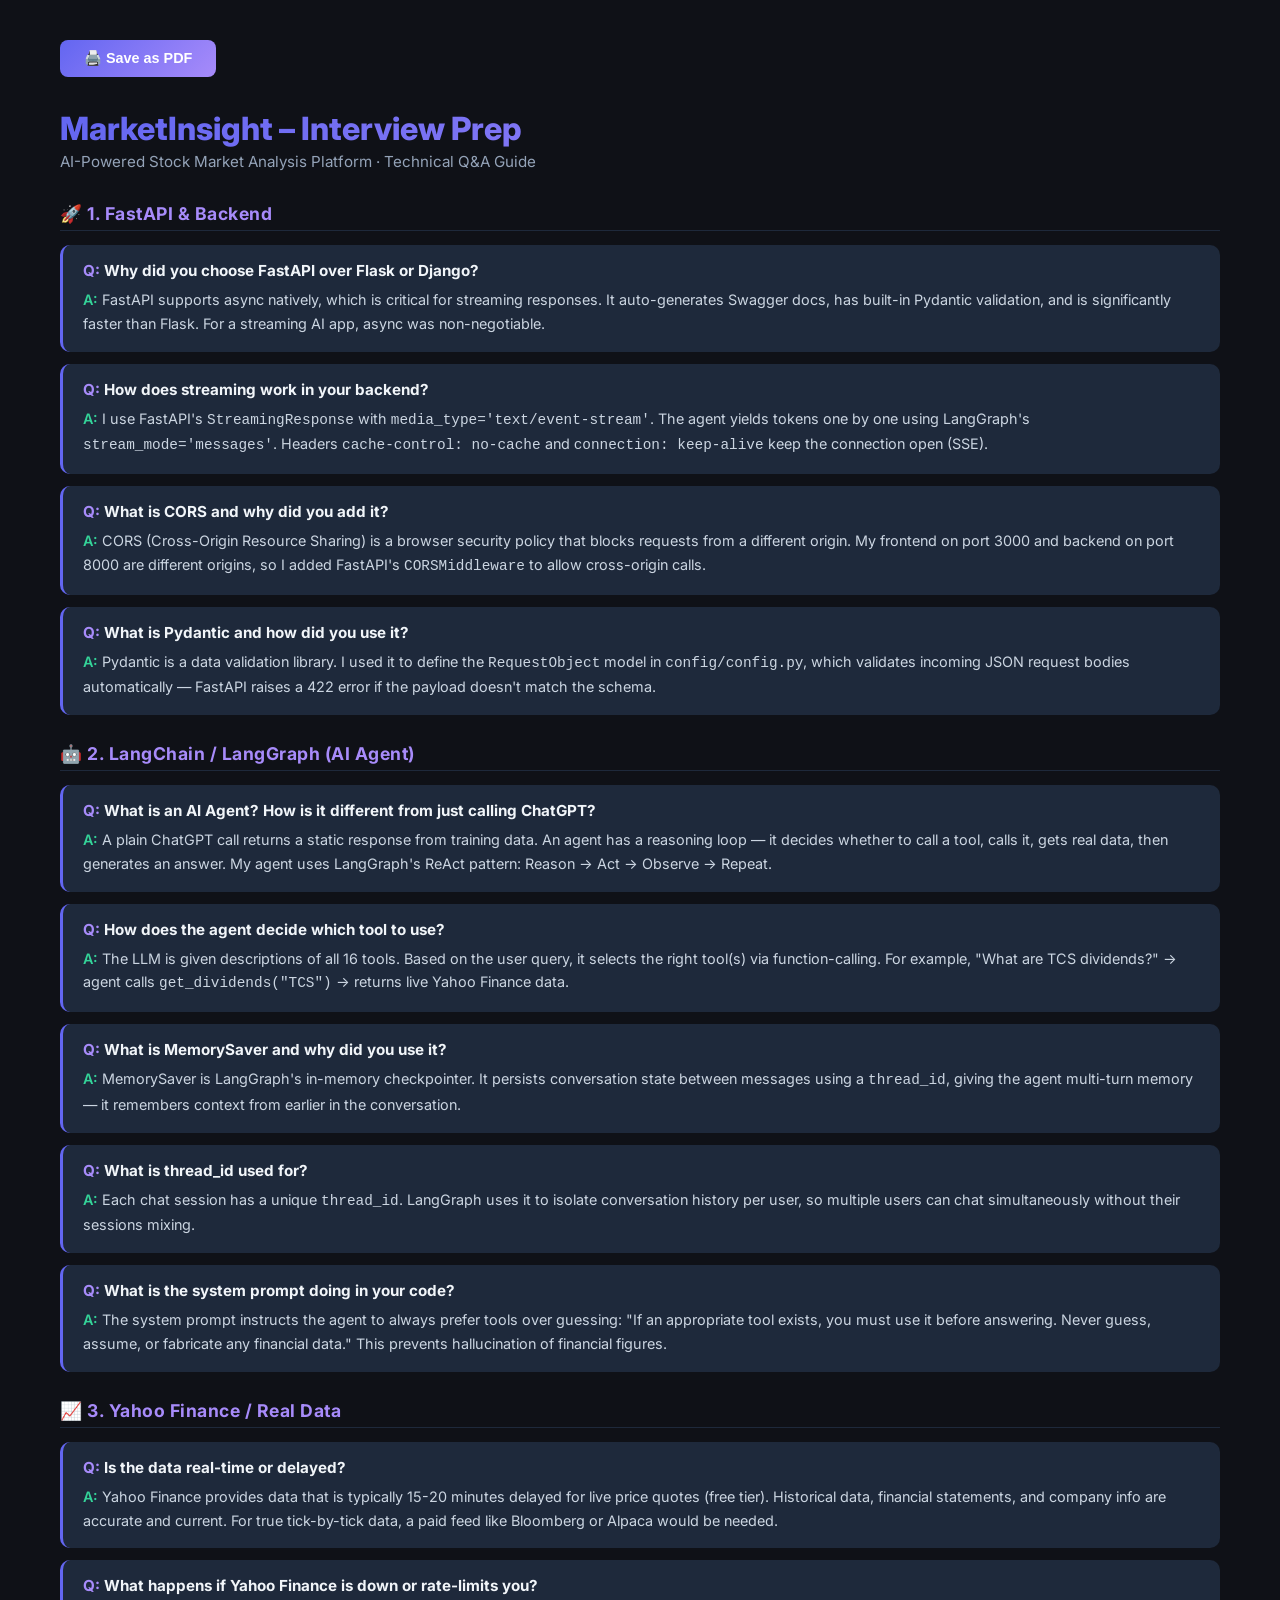
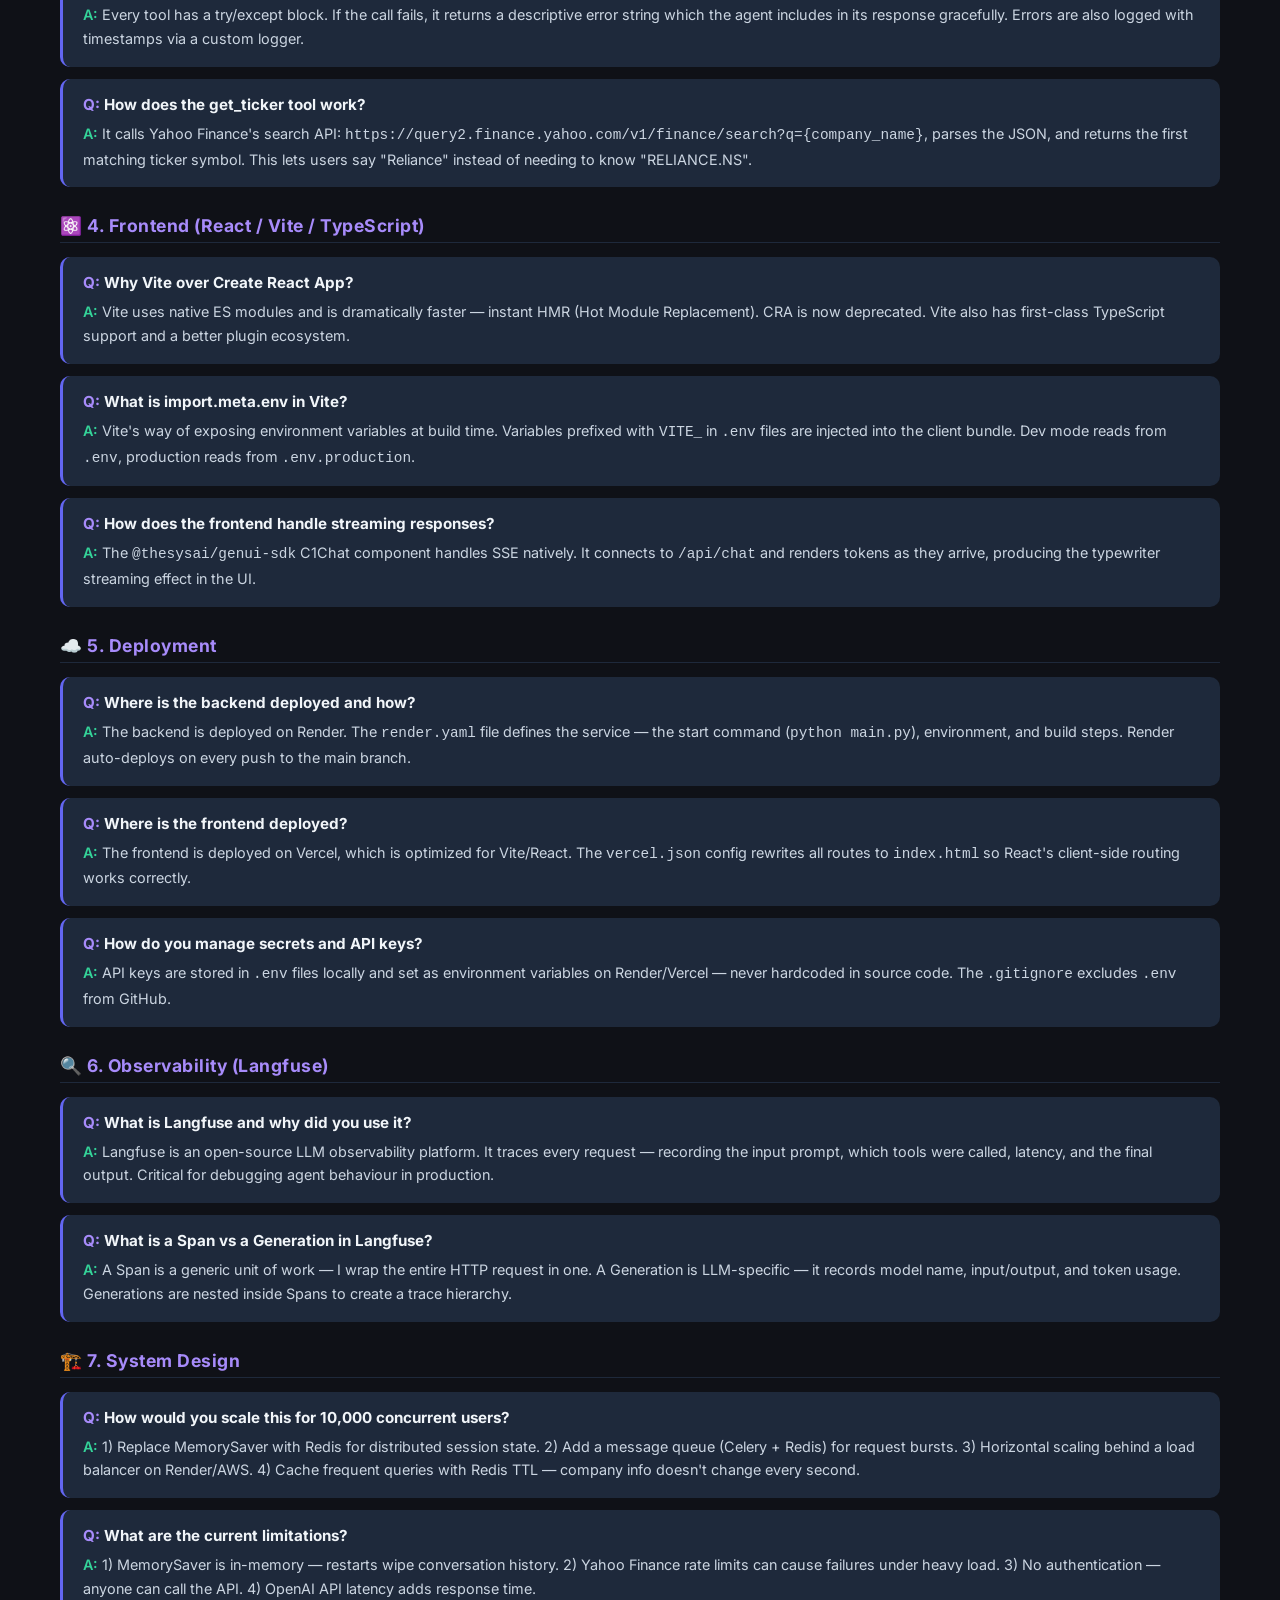
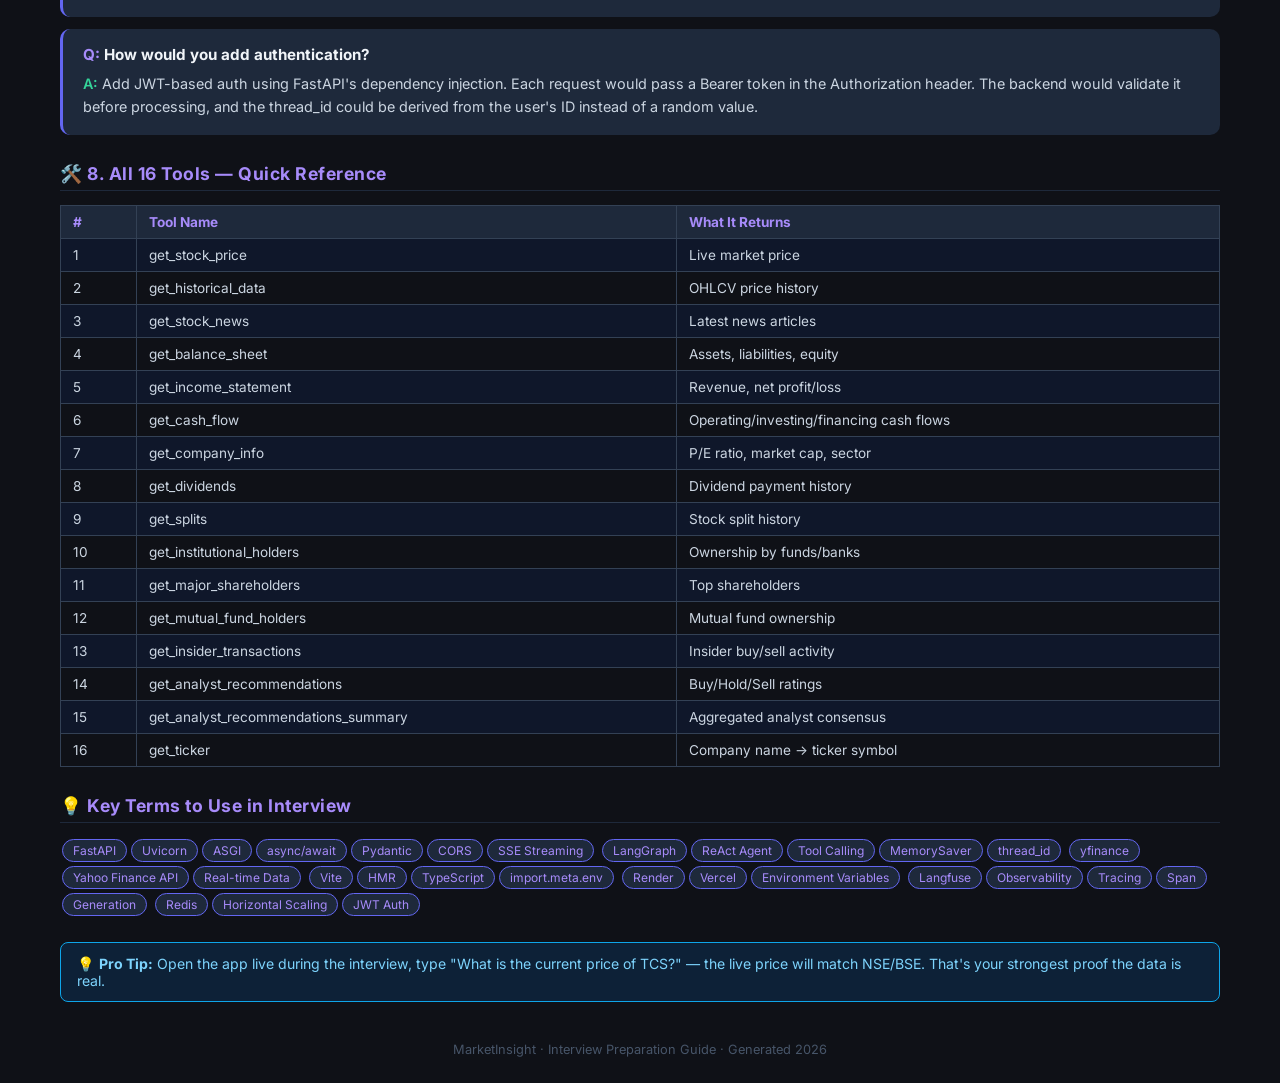
<file: Interview_Prep.html>
<!DOCTYPE html>
<html lang="en">
<head>
<meta charset="UTF-8"/>
<title>MarketInsight – Interview Preparation</title>
<style>
  @import url('https://fonts.googleapis.com/css2?family=Inter:wght@400;600;700;800&display=swap');
  *{margin:0;padding:0;box-sizing:border-box;}
  body{font-family:'Inter',sans-serif;background:#0f1117;color:#e2e8f0;padding:40px 60px;}
  @media print{body{background:#fff;color:#111;padding:20px 30px;} .no-print{display:none;} section{break-inside:avoid;} h2{color:#1a1a2e!important;} .tag{background:#e2e8f0!important;color:#1a1a2e!important;}}
  h1{font-size:2rem;font-weight:800;background:linear-gradient(135deg,#6366f1,#a78bfa);-webkit-background-clip:text;-webkit-text-fill-color:transparent;margin-bottom:4px;}
  .subtitle{color:#94a3b8;font-size:0.95rem;margin-bottom:32px;}
  .print-btn{background:linear-gradient(135deg,#6366f1,#a78bfa);color:#fff;border:none;padding:10px 24px;border-radius:8px;font-size:0.9rem;font-weight:600;cursor:pointer;margin-bottom:32px;}
  h2{font-size:1.1rem;font-weight:700;color:#a78bfa;margin:28px 0 14px;padding-bottom:6px;border-bottom:1px solid #1e293b;letter-spacing:0.5px;}
  section{margin-bottom:8px;}
  .qa{background:#1e293b;border-radius:10px;padding:16px 20px;margin-bottom:12px;border-left:3px solid #6366f1;}
  .q{font-weight:700;color:#f1f5f9;margin-bottom:8px;font-size:0.95rem;}
  .q::before{content:"Q: ";color:#a78bfa;}
  .a{color:#cbd5e1;font-size:0.9rem;line-height:1.65;}
  .a::before{content:"A: ";color:#34d399;font-weight:600;}
  table{width:100%;border-collapse:collapse;margin-top:10px;font-size:0.85rem;}
  th{background:#1e293b;color:#a78bfa;padding:8px 12px;text-align:left;border:1px solid #334155;}
  td{padding:8px 12px;border:1px solid #334155;color:#cbd5e1;vertical-align:top;}
  tr:nth-child(even) td{background:#0f172a;}
  .tag{display:inline-block;background:#1e293b;color:#a78bfa;border:1px solid #6366f1;padding:3px 10px;border-radius:20px;font-size:0.75rem;margin:2px;}
  .tip{background:#0d2137;border:1px solid #0ea5e9;border-radius:8px;padding:12px 16px;color:#7dd3fc;font-size:0.88rem;margin-top:16px;}
</style>
</head>
<body>
<button class="print-btn no-print" onclick="window.print()">🖨️ Save as PDF</button>
<h1>MarketInsight – Interview Prep</h1>
<p class="subtitle">AI-Powered Stock Market Analysis Platform · Technical Q&A Guide</p>

<!-- ── SECTION 1 ── -->
<h2>🚀 1. FastAPI & Backend</h2>

<section class="qa">
  <p class="q">Why did you choose FastAPI over Flask or Django?</p>
  <p class="a">FastAPI supports async natively, which is critical for streaming responses. It auto-generates Swagger docs, has built-in Pydantic validation, and is significantly faster than Flask. For a streaming AI app, async was non-negotiable.</p>
</section>

<section class="qa">
  <p class="q">How does streaming work in your backend?</p>
  <p class="a">I use FastAPI's <code>StreamingResponse</code> with <code>media_type='text/event-stream'</code>. The agent yields tokens one by one using LangGraph's <code>stream_mode='messages'</code>. Headers <code>cache-control: no-cache</code> and <code>connection: keep-alive</code> keep the connection open (SSE).</p>
</section>

<section class="qa">
  <p class="q">What is CORS and why did you add it?</p>
  <p class="a">CORS (Cross-Origin Resource Sharing) is a browser security policy that blocks requests from a different origin. My frontend on port 3000 and backend on port 8000 are different origins, so I added FastAPI's <code>CORSMiddleware</code> to allow cross-origin calls.</p>
</section>

<section class="qa">
  <p class="q">What is Pydantic and how did you use it?</p>
  <p class="a">Pydantic is a data validation library. I used it to define the <code>RequestObject</code> model in <code>config/config.py</code>, which validates incoming JSON request bodies automatically — FastAPI raises a 422 error if the payload doesn't match the schema.</p>
</section>

<!-- ── SECTION 2 ── -->
<h2>🤖 2. LangChain / LangGraph (AI Agent)</h2>

<section class="qa">
  <p class="q">What is an AI Agent? How is it different from just calling ChatGPT?</p>
  <p class="a">A plain ChatGPT call returns a static response from training data. An agent has a reasoning loop — it decides whether to call a tool, calls it, gets real data, then generates an answer. My agent uses LangGraph's ReAct pattern: Reason → Act → Observe → Repeat.</p>
</section>

<section class="qa">
  <p class="q">How does the agent decide which tool to use?</p>
  <p class="a">The LLM is given descriptions of all 16 tools. Based on the user query, it selects the right tool(s) via function-calling. For example, "What are TCS dividends?" → agent calls <code>get_dividends("TCS")</code> → returns live Yahoo Finance data.</p>
</section>

<section class="qa">
  <p class="q">What is MemorySaver and why did you use it?</p>
  <p class="a">MemorySaver is LangGraph's in-memory checkpointer. It persists conversation state between messages using a <code>thread_id</code>, giving the agent multi-turn memory — it remembers context from earlier in the conversation.</p>
</section>

<section class="qa">
  <p class="q">What is thread_id used for?</p>
  <p class="a">Each chat session has a unique <code>thread_id</code>. LangGraph uses it to isolate conversation history per user, so multiple users can chat simultaneously without their sessions mixing.</p>
</section>

<section class="qa">
  <p class="q">What is the system prompt doing in your code?</p>
  <p class="a">The system prompt instructs the agent to always prefer tools over guessing: "If an appropriate tool exists, you must use it before answering. Never guess, assume, or fabricate any financial data." This prevents hallucination of financial figures.</p>
</section>

<!-- ── SECTION 3 ── -->
<h2>📈 3. Yahoo Finance / Real Data</h2>

<section class="qa">
  <p class="q">Is the data real-time or delayed?</p>
  <p class="a">Yahoo Finance provides data that is typically 15-20 minutes delayed for live price quotes (free tier). Historical data, financial statements, and company info are accurate and current. For true tick-by-tick data, a paid feed like Bloomberg or Alpaca would be needed.</p>
</section>

<section class="qa">
  <p class="q">What happens if Yahoo Finance is down or rate-limits you?</p>
  <p class="a">Every tool has a try/except block. If the call fails, it returns a descriptive error string which the agent includes in its response gracefully. Errors are also logged with timestamps via a custom logger.</p>
</section>

<section class="qa">
  <p class="q">How does the get_ticker tool work?</p>
  <p class="a">It calls Yahoo Finance's search API: <code>https://query2.finance.yahoo.com/v1/finance/search?q={company_name}</code>, parses the JSON, and returns the first matching ticker symbol. This lets users say "Reliance" instead of needing to know "RELIANCE.NS".</p>
</section>

<!-- ── SECTION 4 ── -->
<h2>⚛️ 4. Frontend (React / Vite / TypeScript)</h2>

<section class="qa">
  <p class="q">Why Vite over Create React App?</p>
  <p class="a">Vite uses native ES modules and is dramatically faster — instant HMR (Hot Module Replacement). CRA is now deprecated. Vite also has first-class TypeScript support and a better plugin ecosystem.</p>
</section>

<section class="qa">
  <p class="q">What is import.meta.env in Vite?</p>
  <p class="a">Vite's way of exposing environment variables at build time. Variables prefixed with <code>VITE_</code> in <code>.env</code> files are injected into the client bundle. Dev mode reads from <code>.env</code>, production reads from <code>.env.production</code>.</p>
</section>

<section class="qa">
  <p class="q">How does the frontend handle streaming responses?</p>
  <p class="a">The <code>@thesysai/genui-sdk</code> C1Chat component handles SSE natively. It connects to <code>/api/chat</code> and renders tokens as they arrive, producing the typewriter streaming effect in the UI.</p>
</section>

<!-- ── SECTION 5 ── -->
<h2>☁️ 5. Deployment</h2>

<section class="qa">
  <p class="q">Where is the backend deployed and how?</p>
  <p class="a">The backend is deployed on Render. The <code>render.yaml</code> file defines the service — the start command (<code>python main.py</code>), environment, and build steps. Render auto-deploys on every push to the main branch.</p>
</section>

<section class="qa">
  <p class="q">Where is the frontend deployed?</p>
  <p class="a">The frontend is deployed on Vercel, which is optimized for Vite/React. The <code>vercel.json</code> config rewrites all routes to <code>index.html</code> so React's client-side routing works correctly.</p>
</section>

<section class="qa">
  <p class="q">How do you manage secrets and API keys?</p>
  <p class="a">API keys are stored in <code>.env</code> files locally and set as environment variables on Render/Vercel — never hardcoded in source code. The <code>.gitignore</code> excludes <code>.env</code> from GitHub.</p>
</section>

<!-- ── SECTION 6 ── -->
<h2>🔍 6. Observability (Langfuse)</h2>

<section class="qa">
  <p class="q">What is Langfuse and why did you use it?</p>
  <p class="a">Langfuse is an open-source LLM observability platform. It traces every request — recording the input prompt, which tools were called, latency, and the final output. Critical for debugging agent behaviour in production.</p>
</section>

<section class="qa">
  <p class="q">What is a Span vs a Generation in Langfuse?</p>
  <p class="a">A Span is a generic unit of work — I wrap the entire HTTP request in one. A Generation is LLM-specific — it records model name, input/output, and token usage. Generations are nested inside Spans to create a trace hierarchy.</p>
</section>

<!-- ── SECTION 7 ── -->
<h2>🏗️ 7. System Design</h2>

<section class="qa">
  <p class="q">How would you scale this for 10,000 concurrent users?</p>
  <p class="a">1) Replace MemorySaver with Redis for distributed session state. 2) Add a message queue (Celery + Redis) for request bursts. 3) Horizontal scaling behind a load balancer on Render/AWS. 4) Cache frequent queries with Redis TTL — company info doesn't change every second.</p>
</section>

<section class="qa">
  <p class="q">What are the current limitations?</p>
  <p class="a">1) MemorySaver is in-memory — restarts wipe conversation history. 2) Yahoo Finance rate limits can cause failures under heavy load. 3) No authentication — anyone can call the API. 4) OpenAI API latency adds response time.</p>
</section>

<section class="qa">
  <p class="q">How would you add authentication?</p>
  <p class="a">Add JWT-based auth using FastAPI's dependency injection. Each request would pass a Bearer token in the Authorization header. The backend would validate it before processing, and the thread_id could be derived from the user's ID instead of a random value.</p>
</section>

<!-- ── TOOLS TABLE ── -->
<h2>🛠️ 8. All 16 Tools — Quick Reference</h2>
<table>
  <tr><th>#</th><th>Tool Name</th><th>What It Returns</th></tr>
  <tr><td>1</td><td>get_stock_price</td><td>Live market price</td></tr>
  <tr><td>2</td><td>get_historical_data</td><td>OHLCV price history</td></tr>
  <tr><td>3</td><td>get_stock_news</td><td>Latest news articles</td></tr>
  <tr><td>4</td><td>get_balance_sheet</td><td>Assets, liabilities, equity</td></tr>
  <tr><td>5</td><td>get_income_statement</td><td>Revenue, net profit/loss</td></tr>
  <tr><td>6</td><td>get_cash_flow</td><td>Operating/investing/financing cash flows</td></tr>
  <tr><td>7</td><td>get_company_info</td><td>P/E ratio, market cap, sector</td></tr>
  <tr><td>8</td><td>get_dividends</td><td>Dividend payment history</td></tr>
  <tr><td>9</td><td>get_splits</td><td>Stock split history</td></tr>
  <tr><td>10</td><td>get_institutional_holders</td><td>Ownership by funds/banks</td></tr>
  <tr><td>11</td><td>get_major_shareholders</td><td>Top shareholders</td></tr>
  <tr><td>12</td><td>get_mutual_fund_holders</td><td>Mutual fund ownership</td></tr>
  <tr><td>13</td><td>get_insider_transactions</td><td>Insider buy/sell activity</td></tr>
  <tr><td>14</td><td>get_analyst_recommendations</td><td>Buy/Hold/Sell ratings</td></tr>
  <tr><td>15</td><td>get_analyst_recommendations_summary</td><td>Aggregated analyst consensus</td></tr>
  <tr><td>16</td><td>get_ticker</td><td>Company name → ticker symbol</td></tr>
</table>

<!-- ── KEYWORDS ── -->
<h2>💡 Key Terms to Use in Interview</h2>
<div style="margin-top:8px;">
  <span class="tag">FastAPI</span><span class="tag">Uvicorn</span><span class="tag">ASGI</span><span class="tag">async/await</span><span class="tag">Pydantic</span><span class="tag">CORS</span><span class="tag">SSE Streaming</span>
  <span class="tag">LangGraph</span><span class="tag">ReAct Agent</span><span class="tag">Tool Calling</span><span class="tag">MemorySaver</span><span class="tag">thread_id</span>
  <span class="tag">yfinance</span><span class="tag">Yahoo Finance API</span><span class="tag">Real-time Data</span>
  <span class="tag">Vite</span><span class="tag">HMR</span><span class="tag">TypeScript</span><span class="tag">import.meta.env</span>
  <span class="tag">Render</span><span class="tag">Vercel</span><span class="tag">Environment Variables</span>
  <span class="tag">Langfuse</span><span class="tag">Observability</span><span class="tag">Tracing</span><span class="tag">Span</span><span class="tag">Generation</span>
  <span class="tag">Redis</span><span class="tag">Horizontal Scaling</span><span class="tag">JWT Auth</span>
</div>

<div class="tip" style="margin-top:24px;">
  💡 <strong>Pro Tip:</strong> Open the app live during the interview, type "What is the current price of TCS?" — the live price will match NSE/BSE. That's your strongest proof the data is real.
</div>

<p style="text-align:center;color:#475569;font-size:0.8rem;margin-top:40px;">MarketInsight · Interview Preparation Guide · Generated 2026</p>
</body>
</html>
</file>
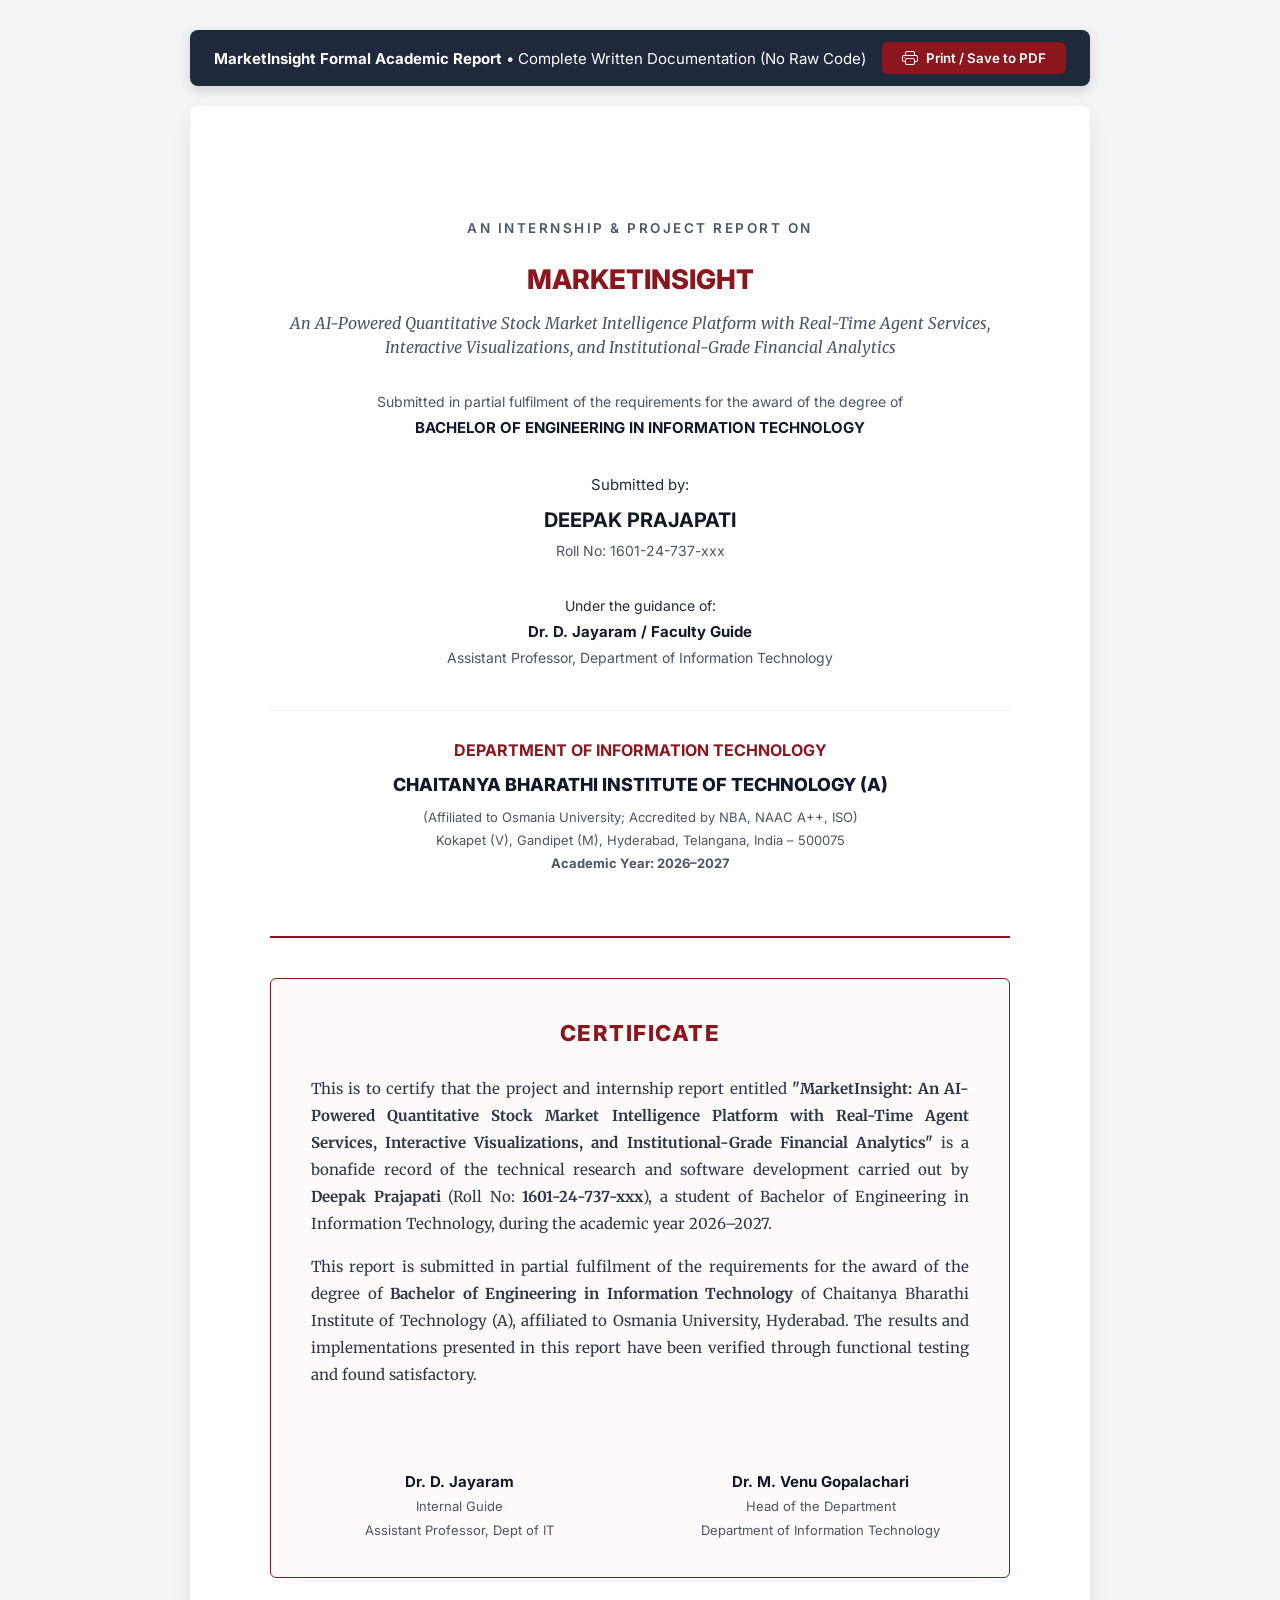
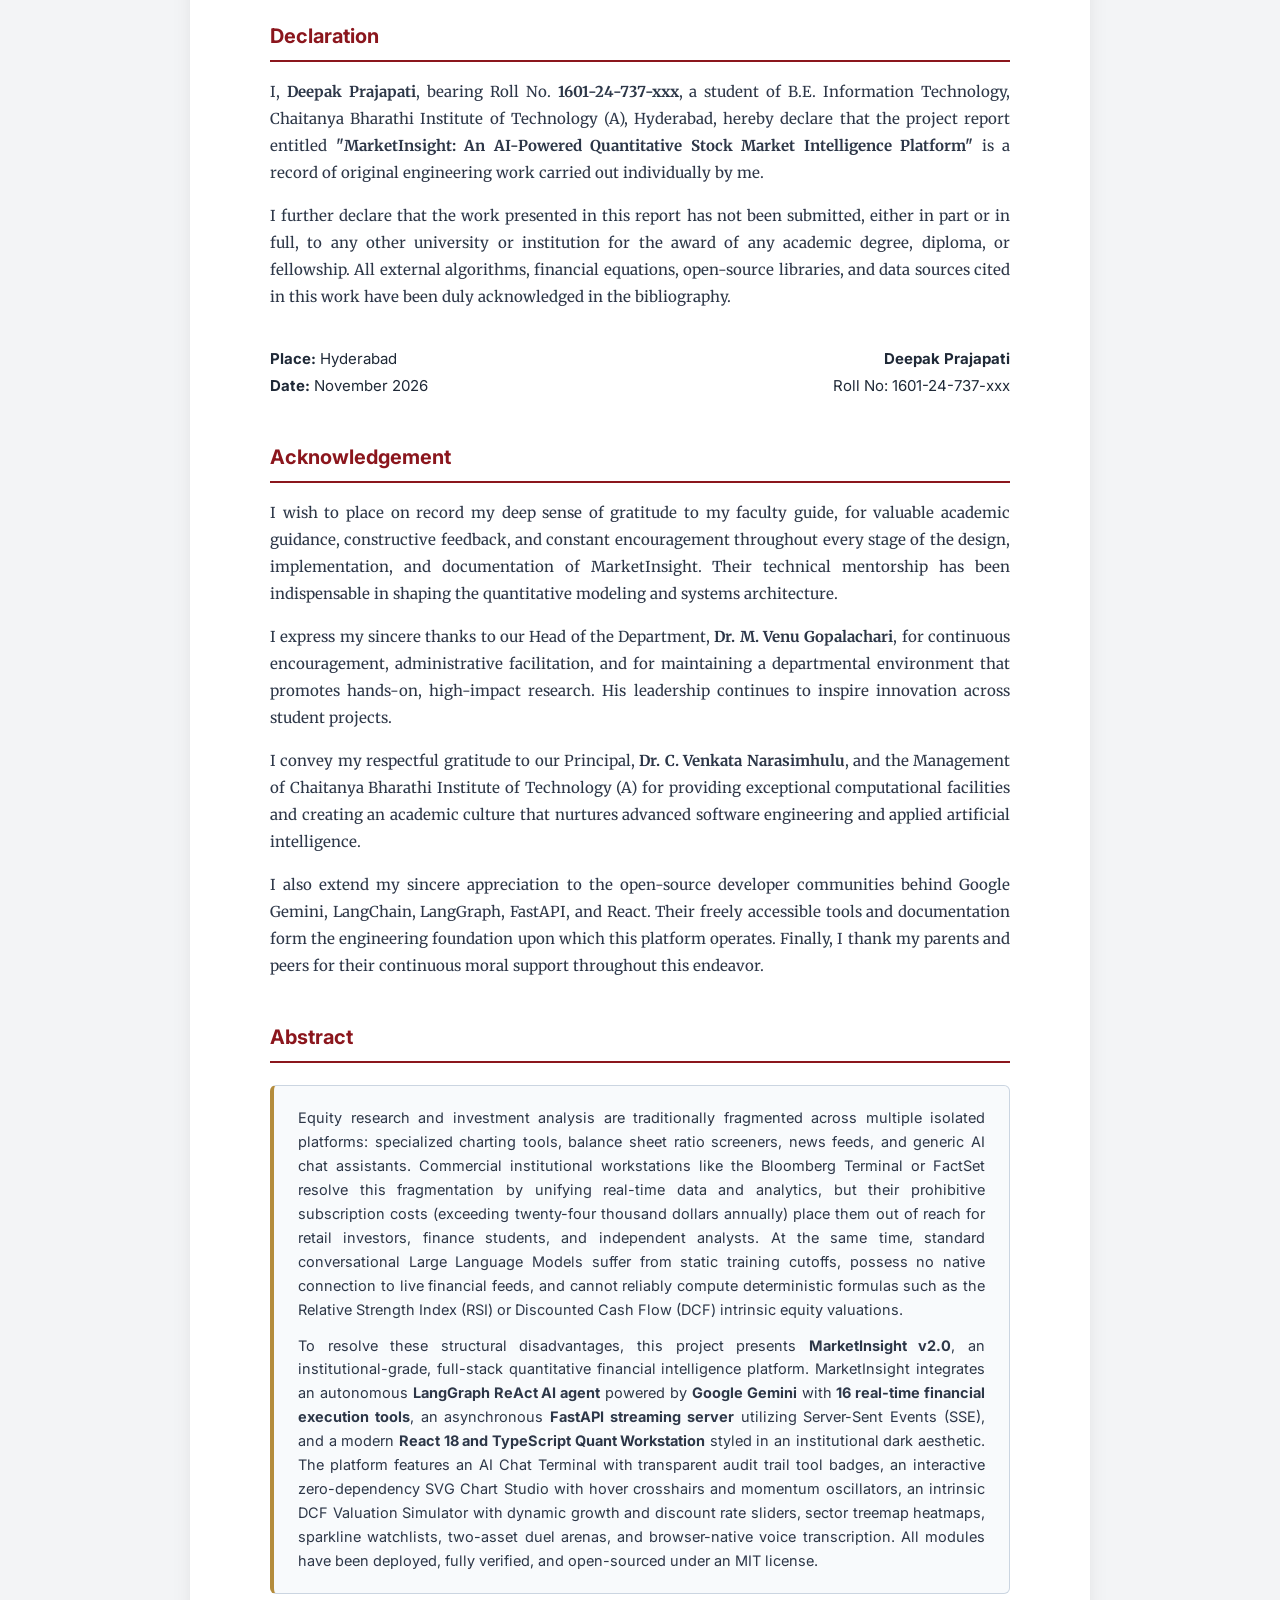
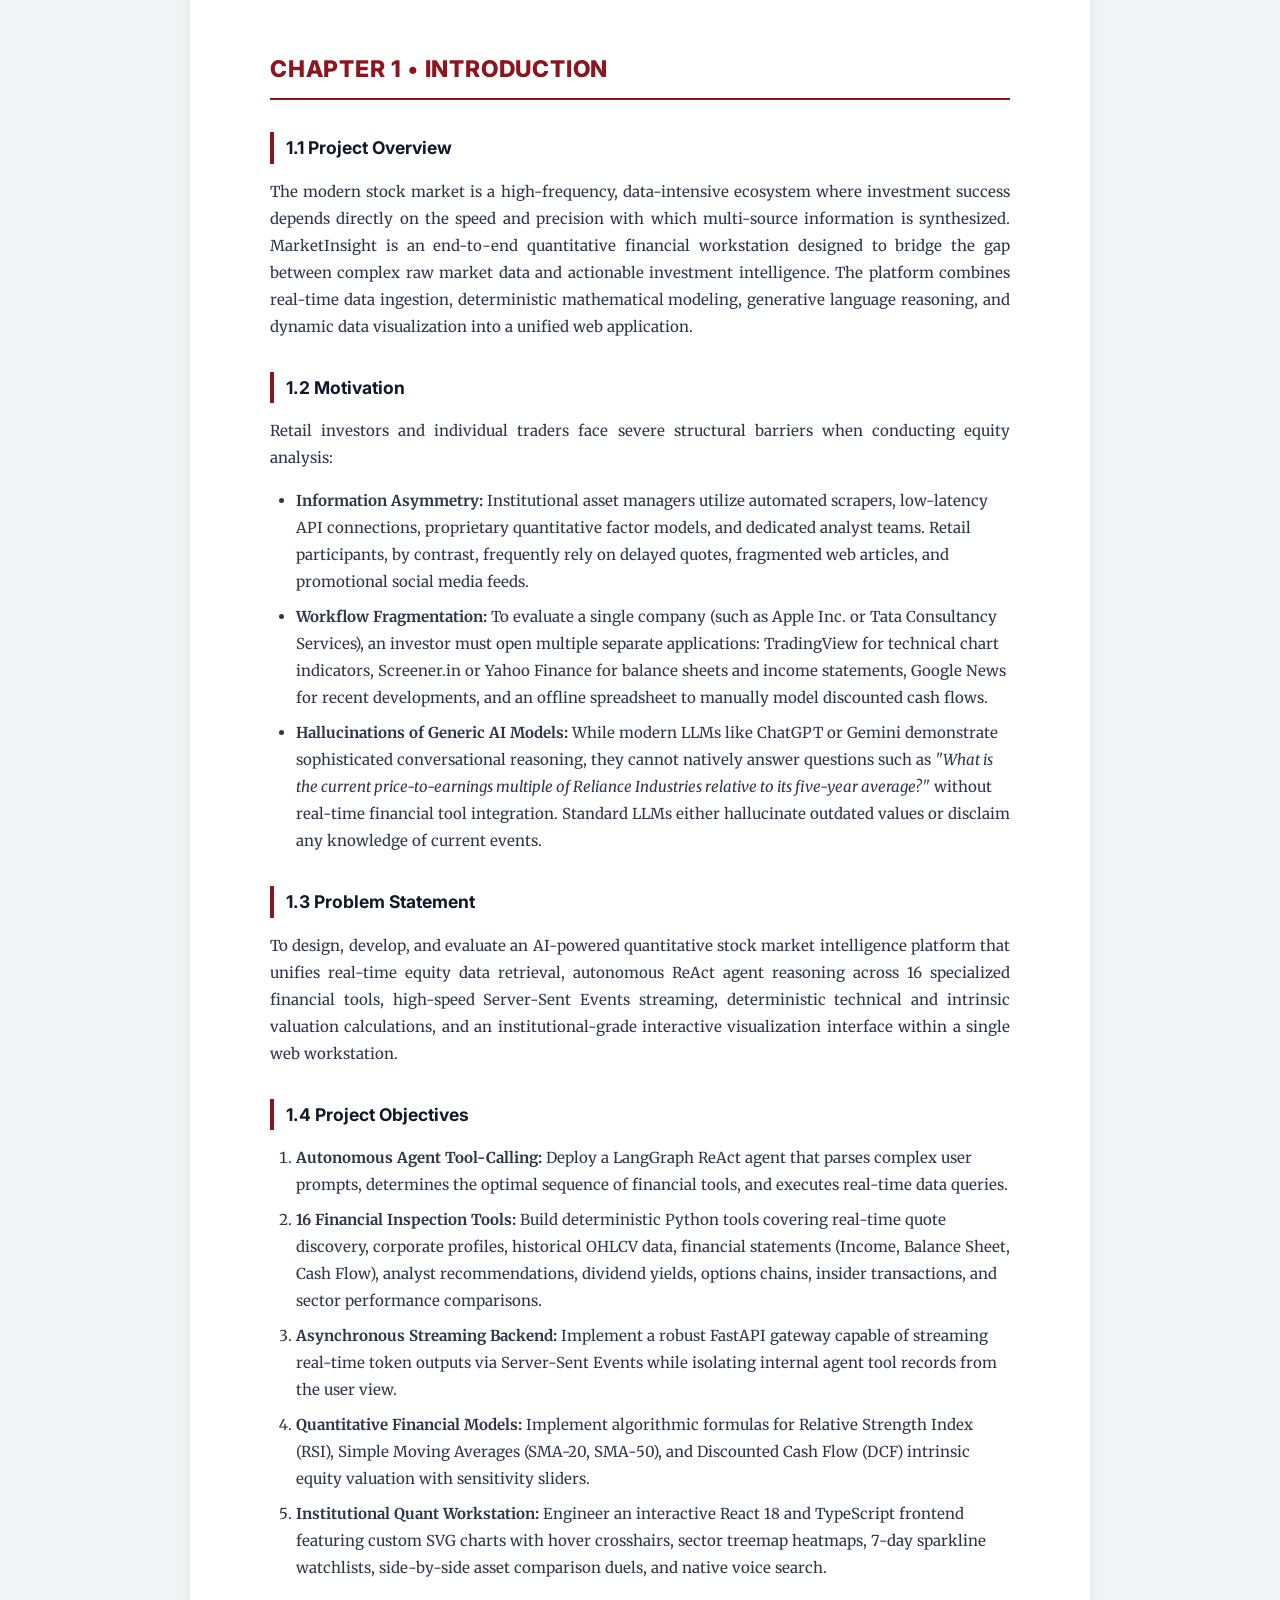
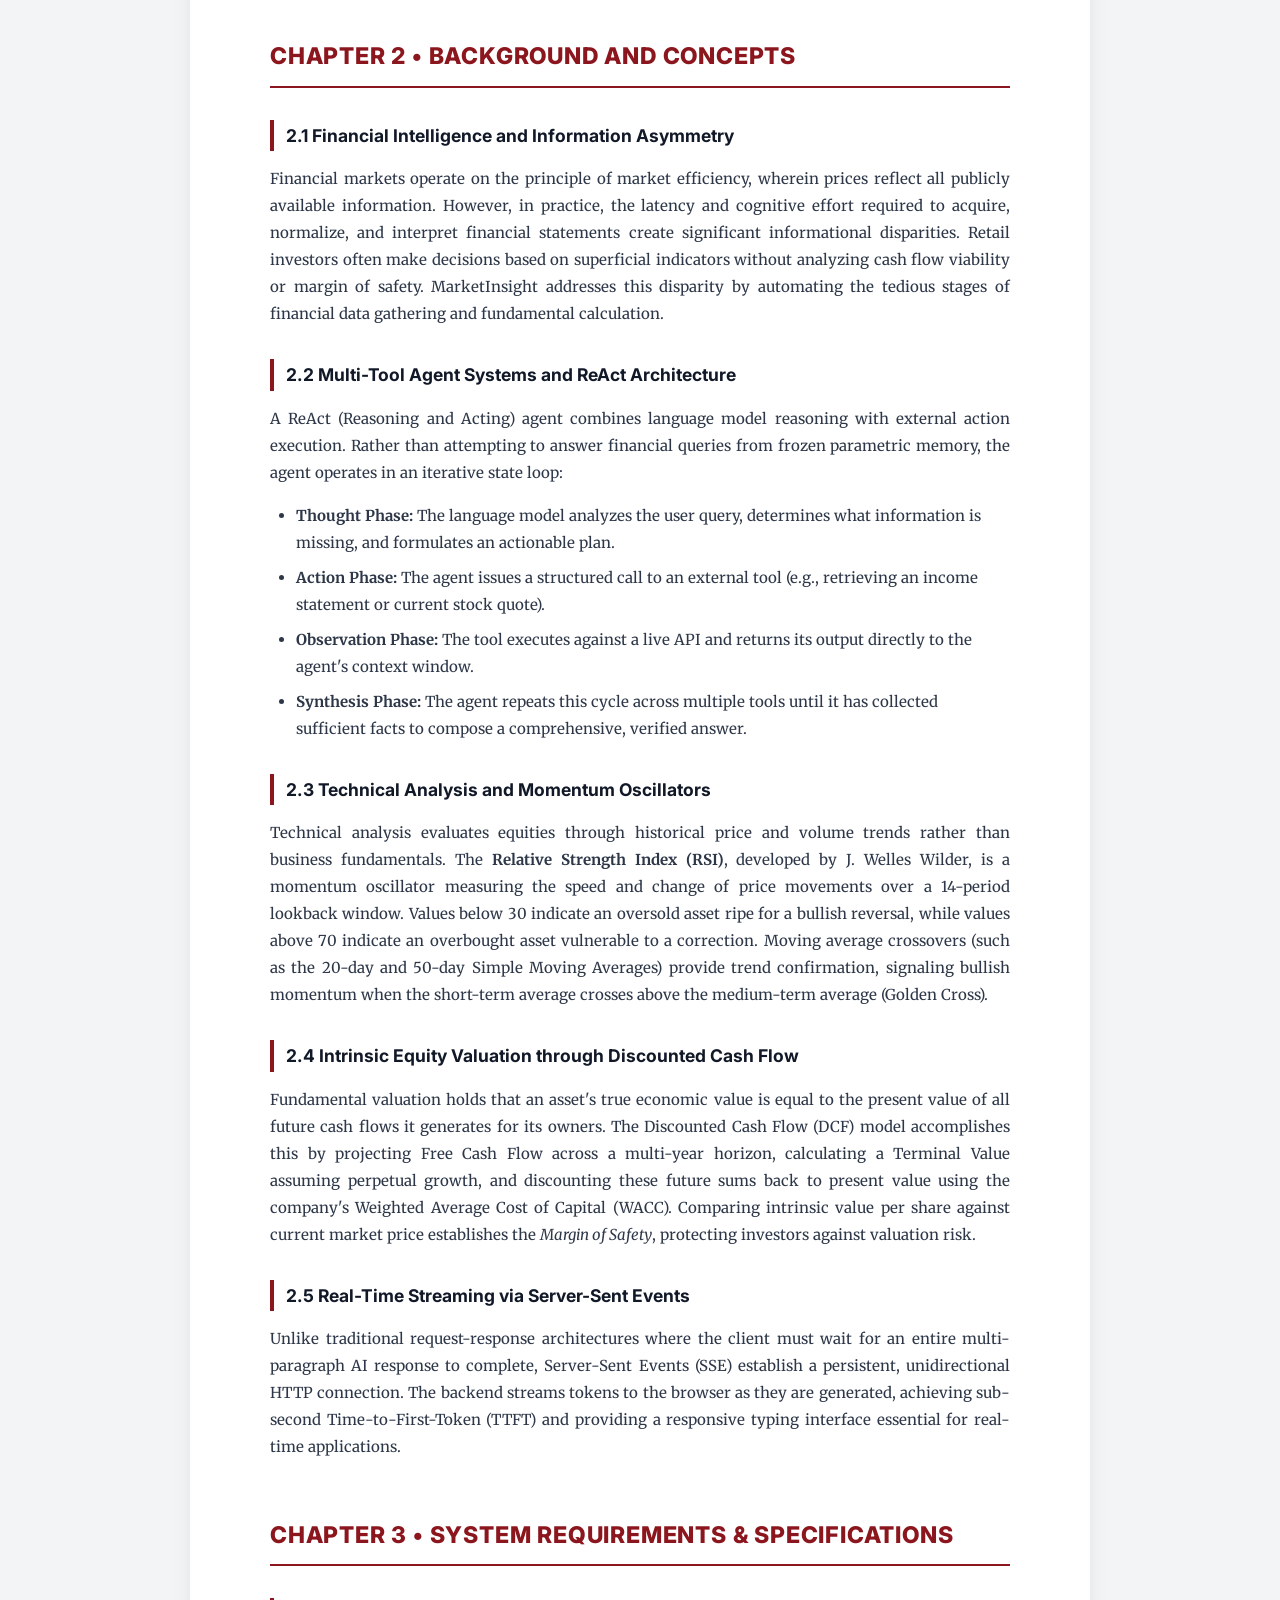
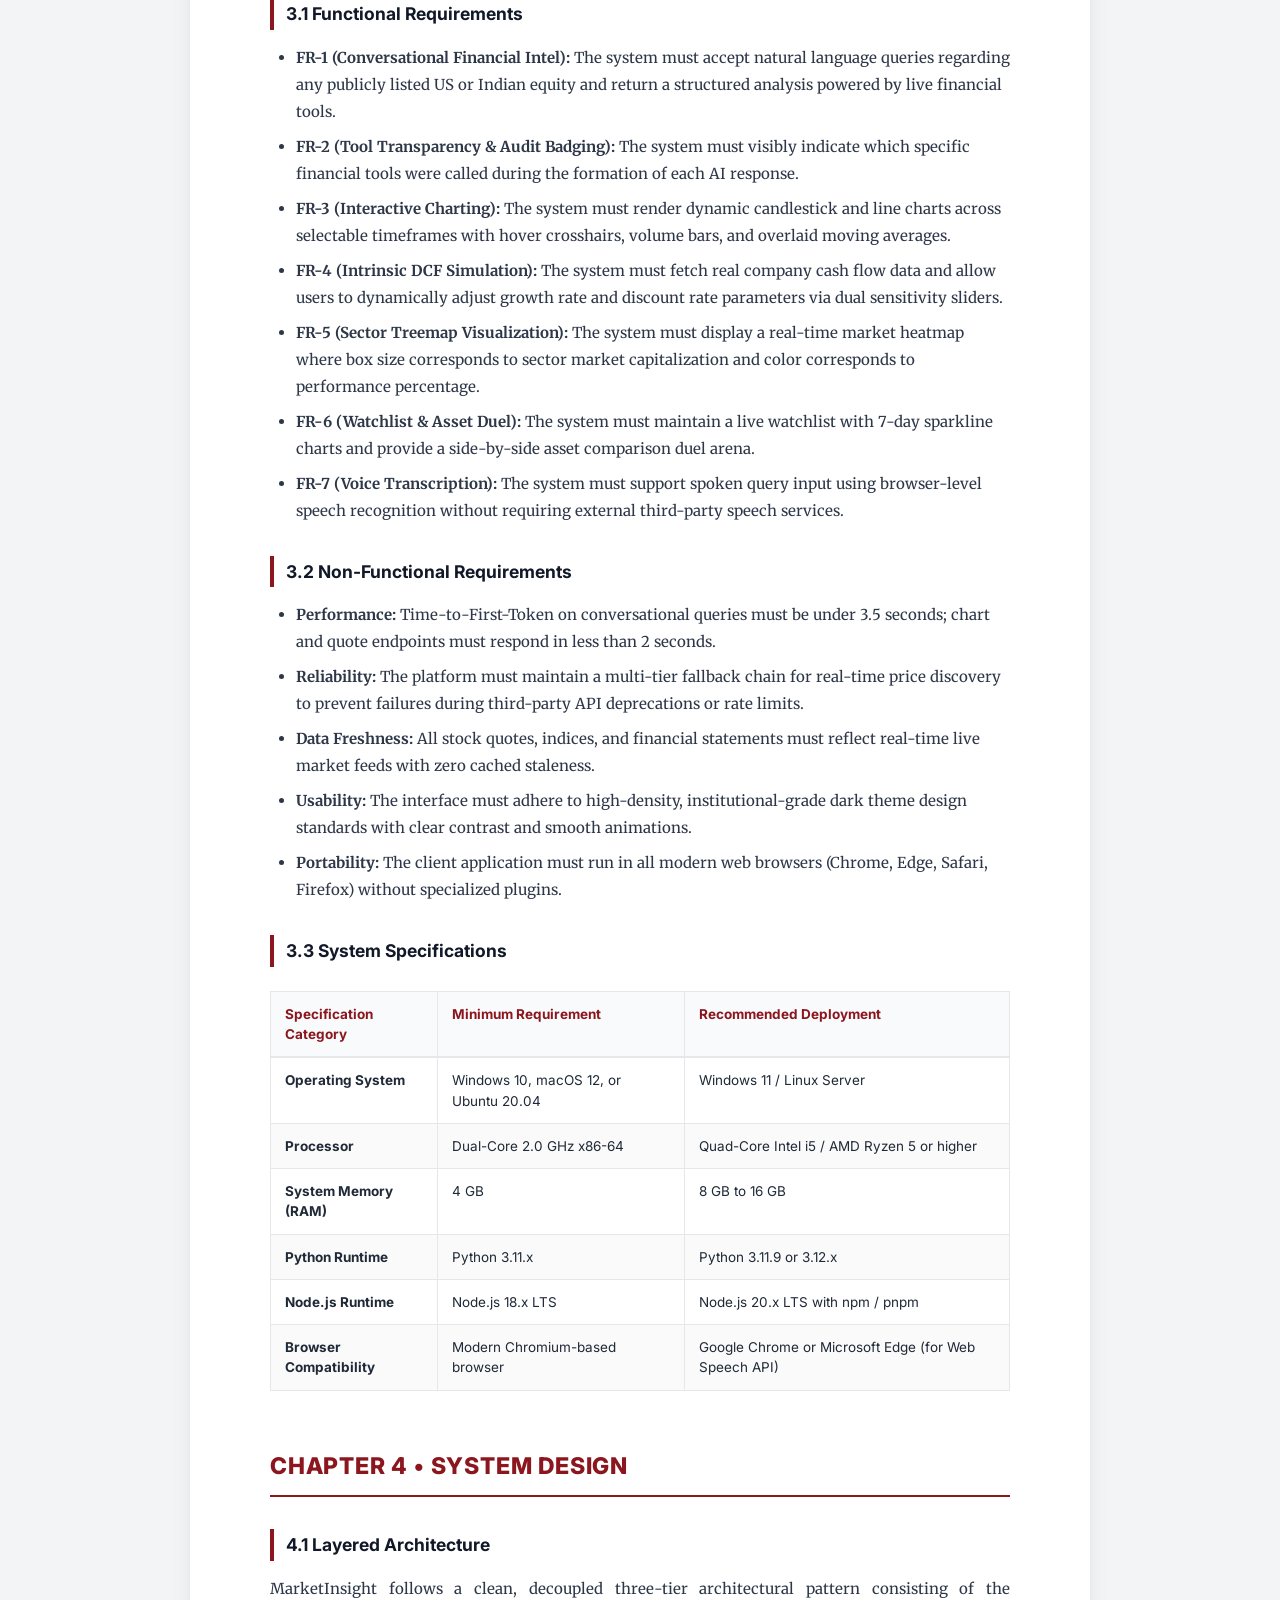
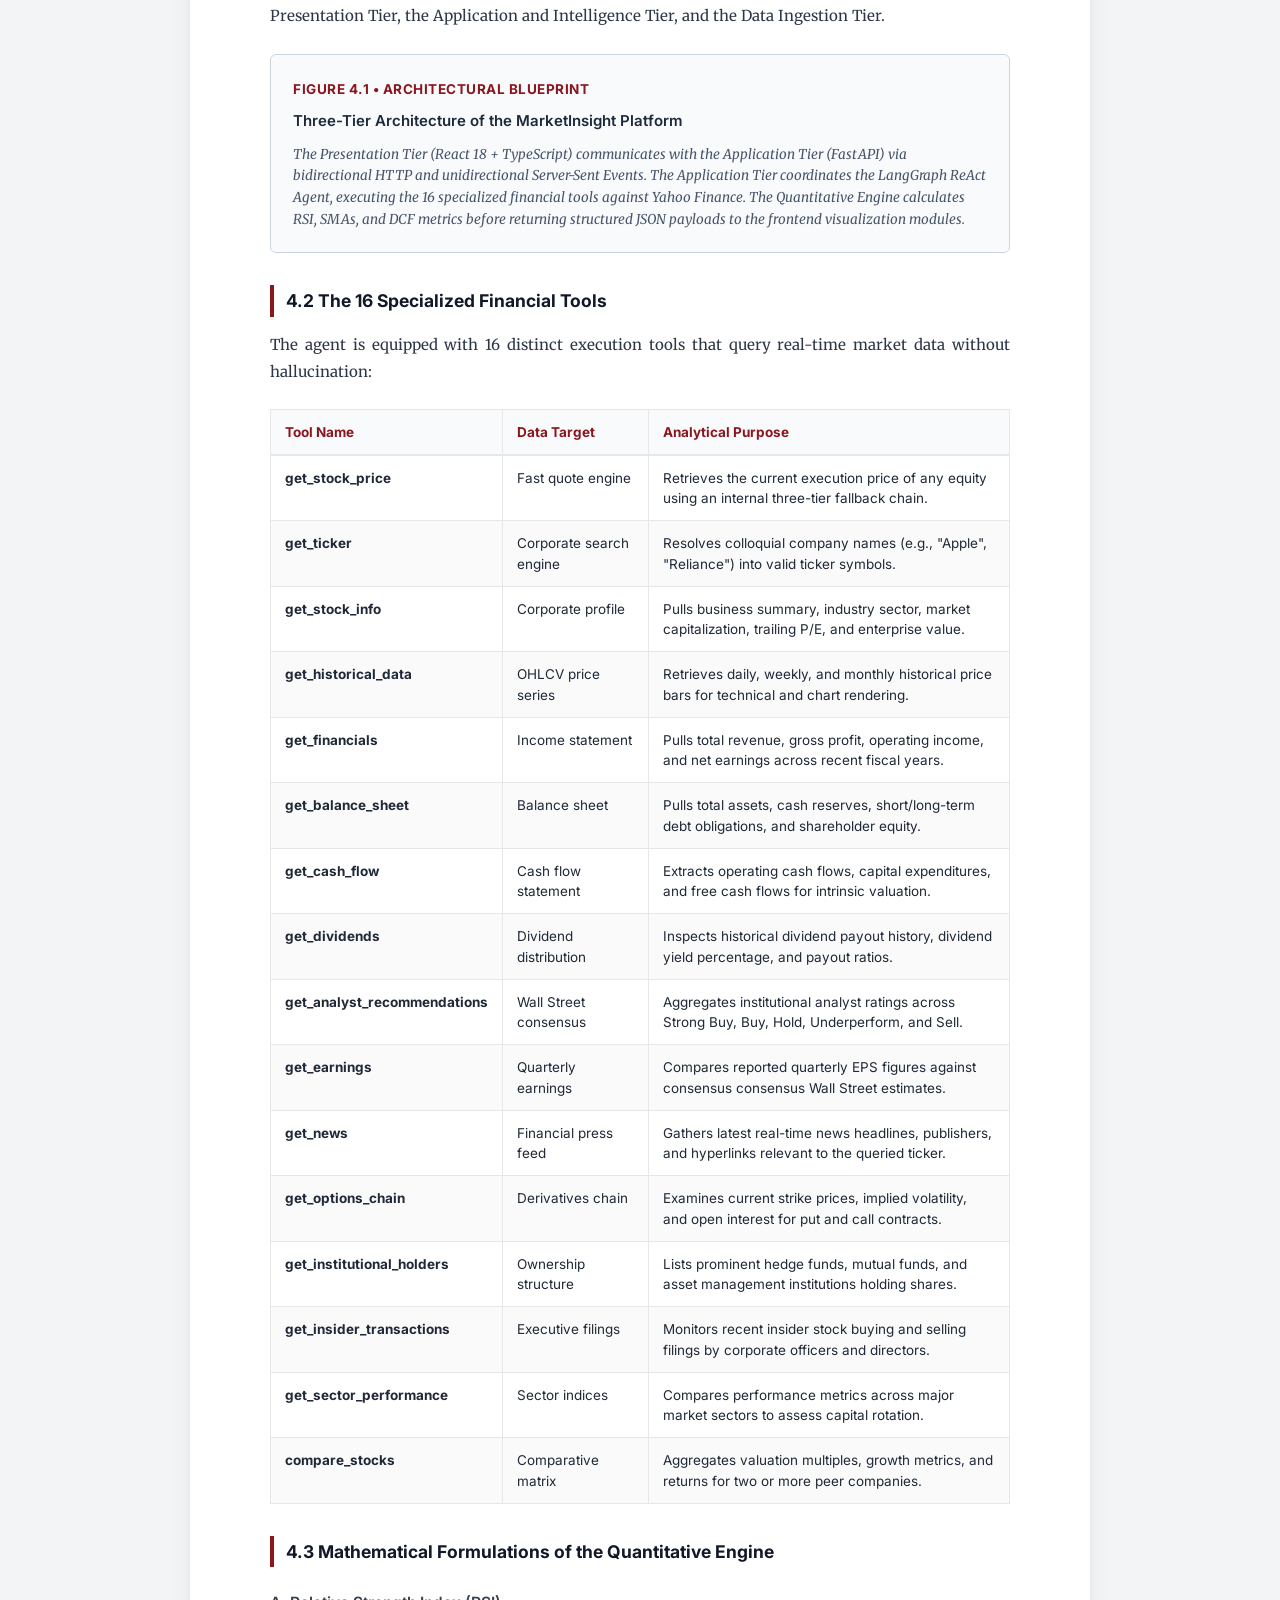
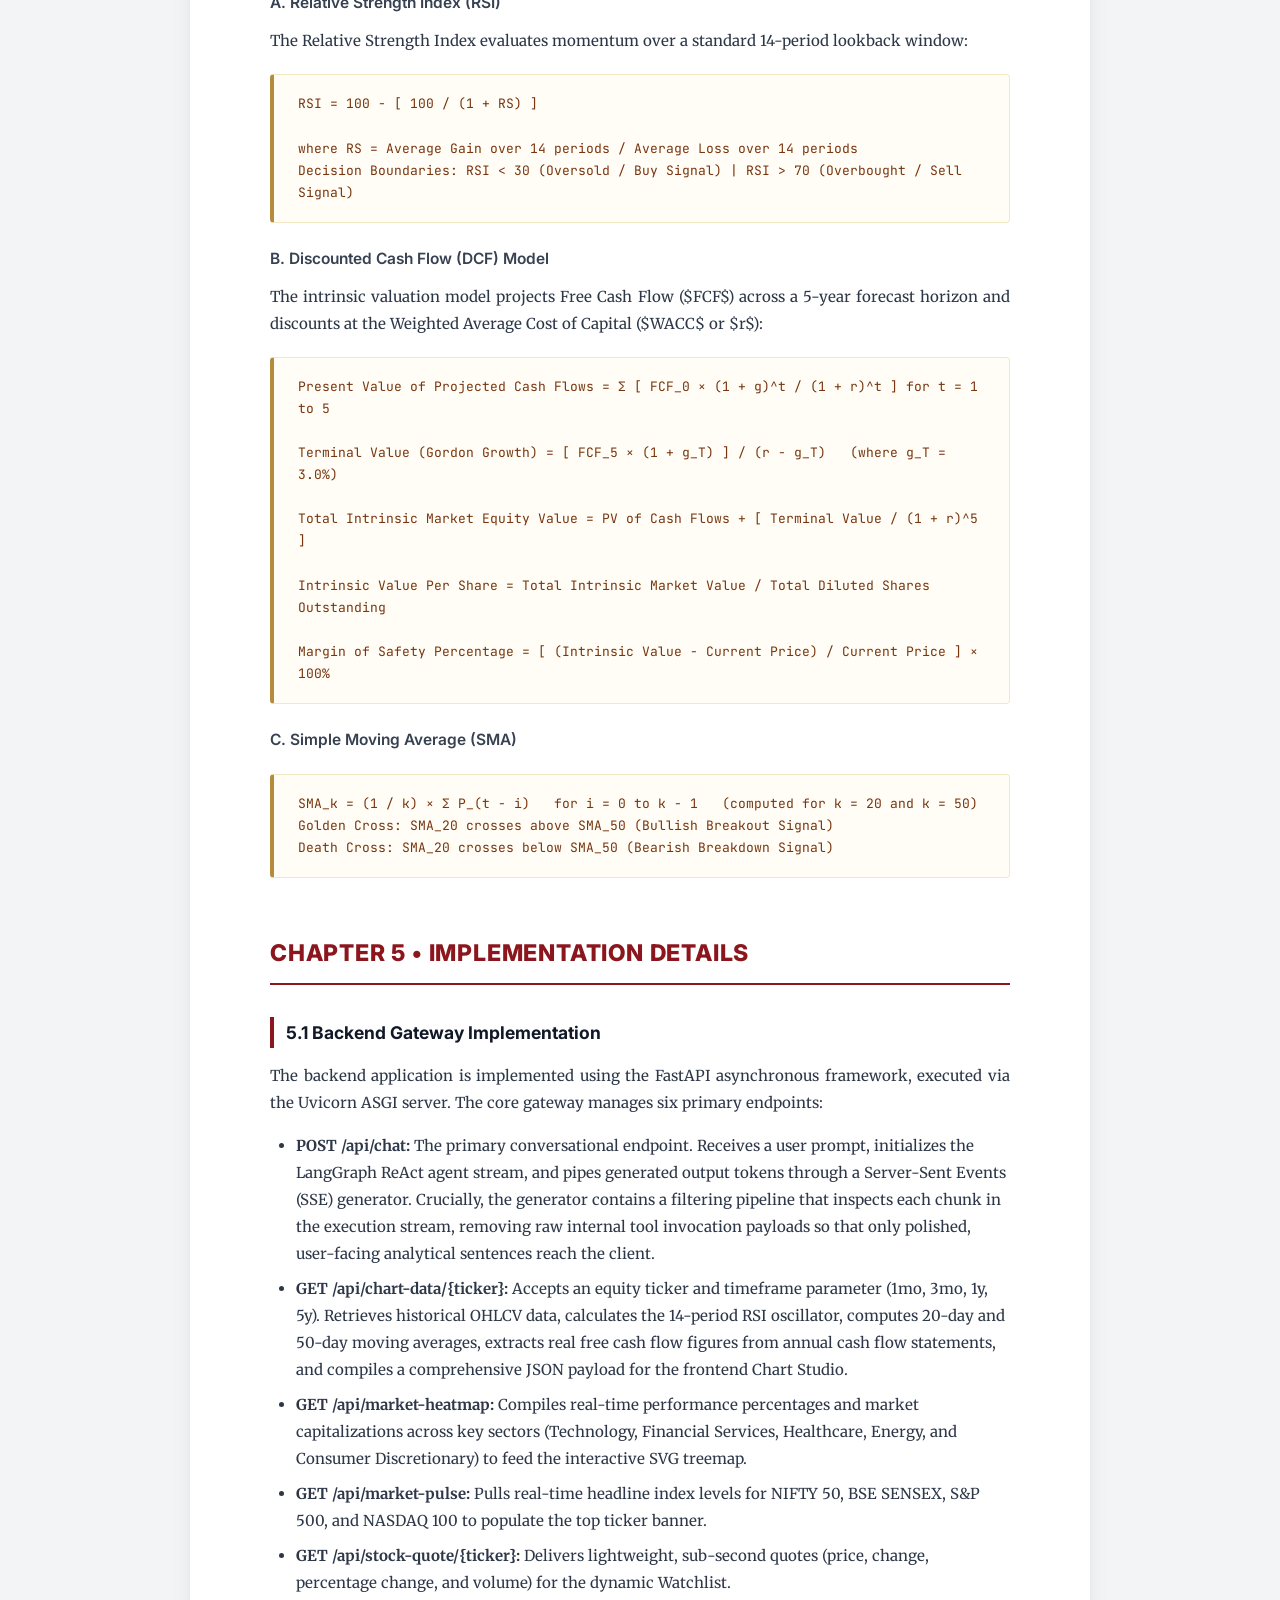
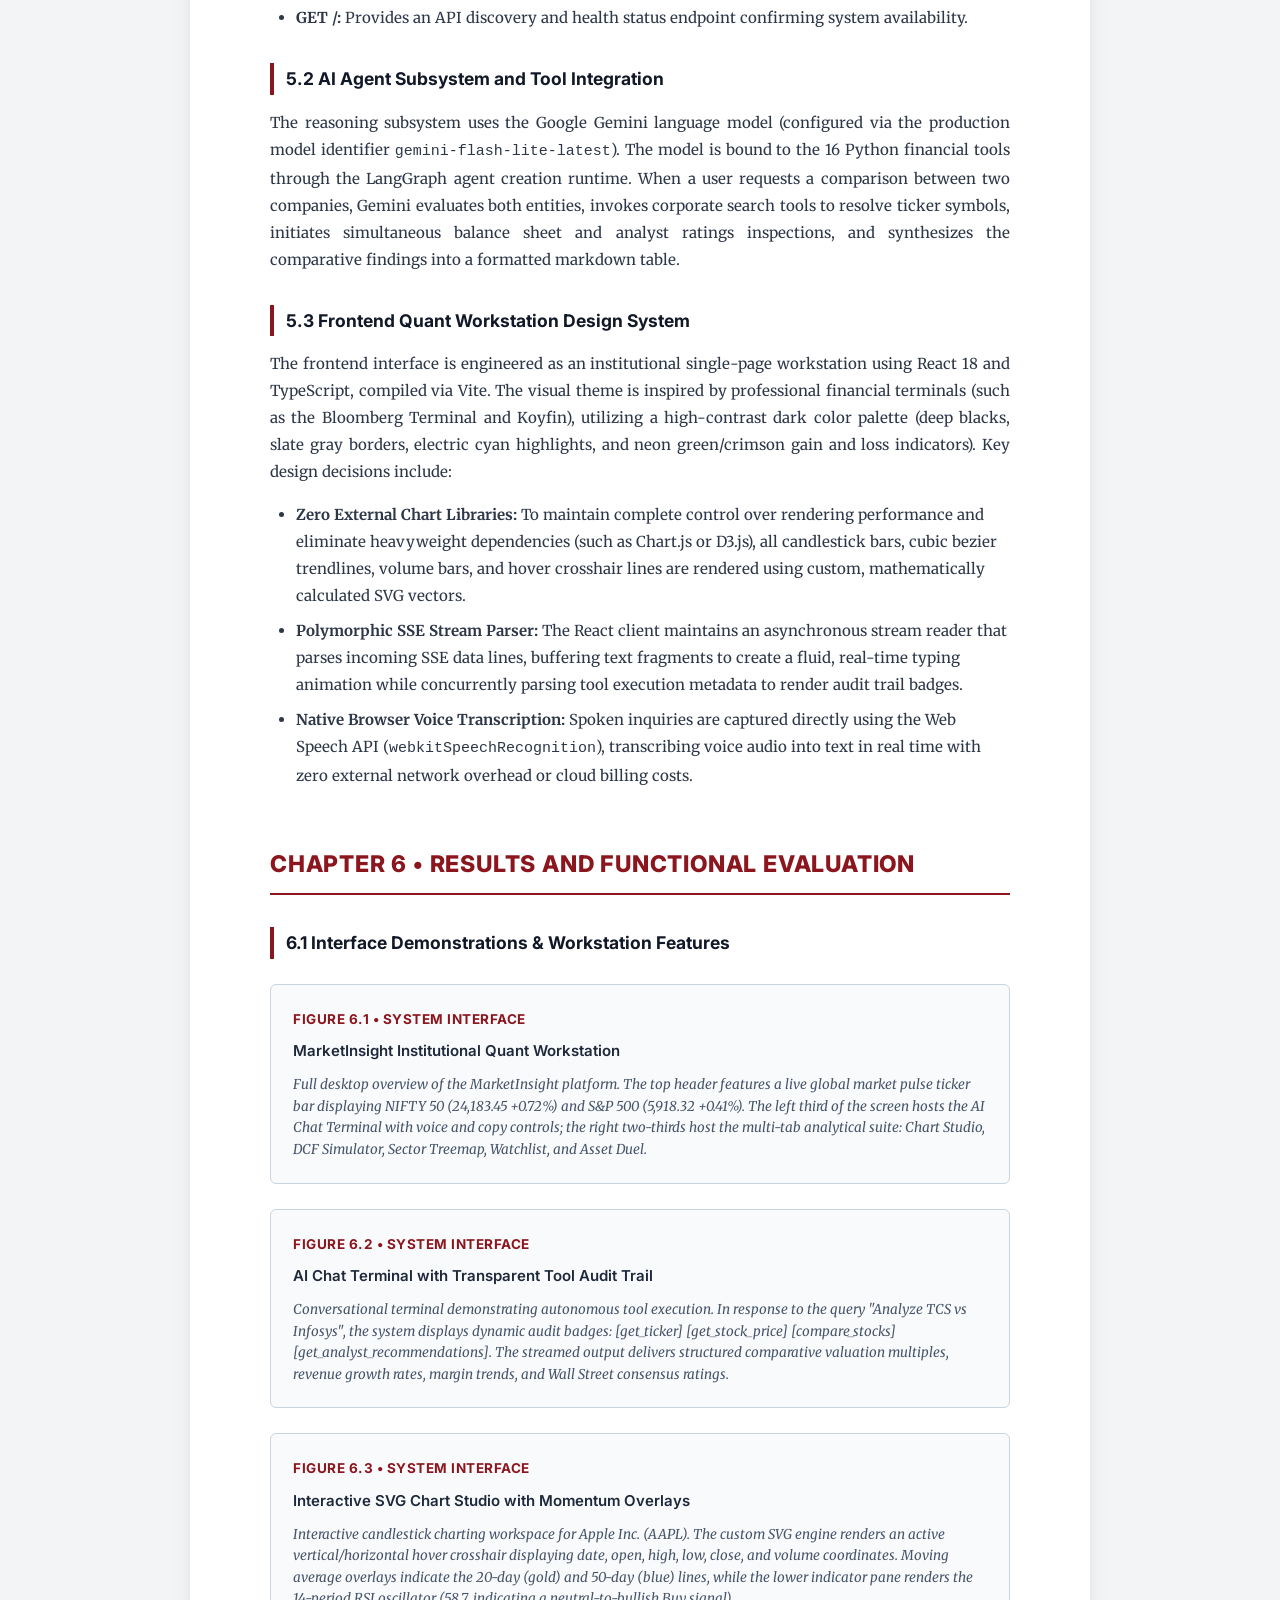
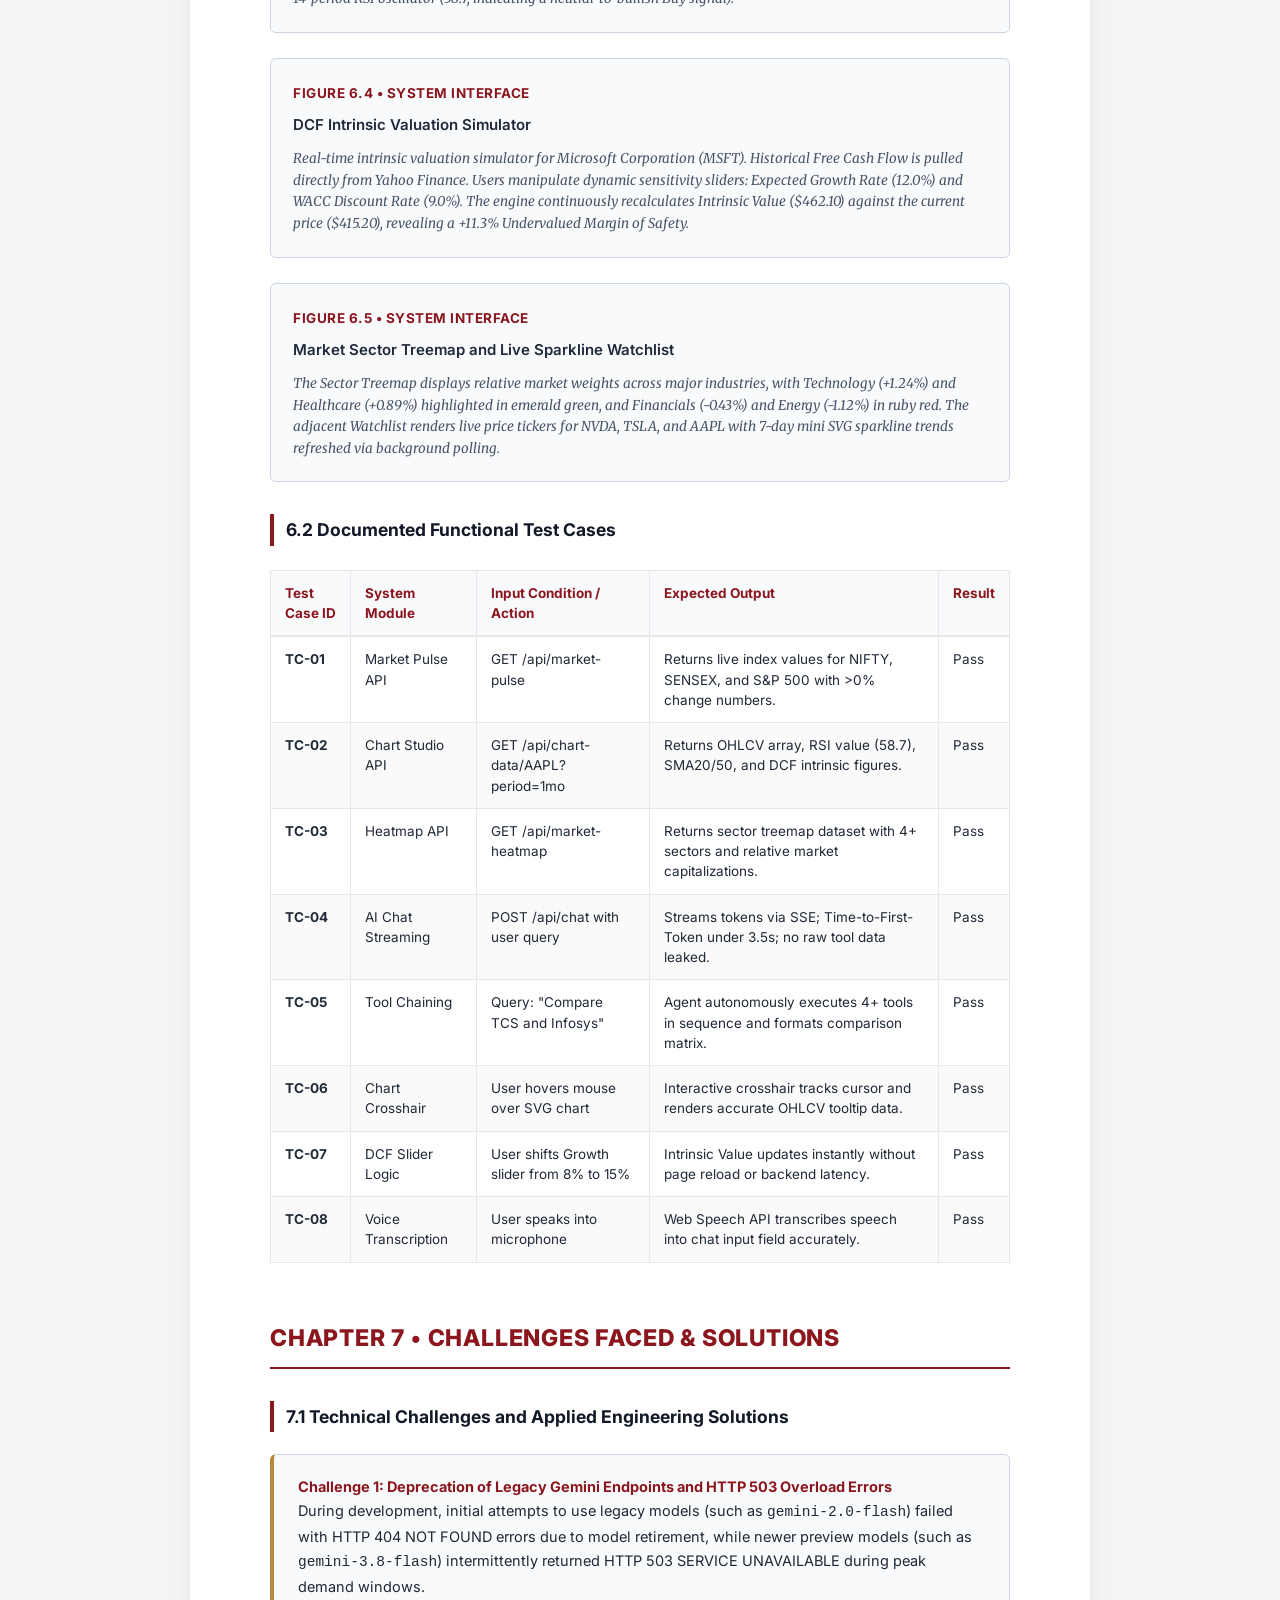
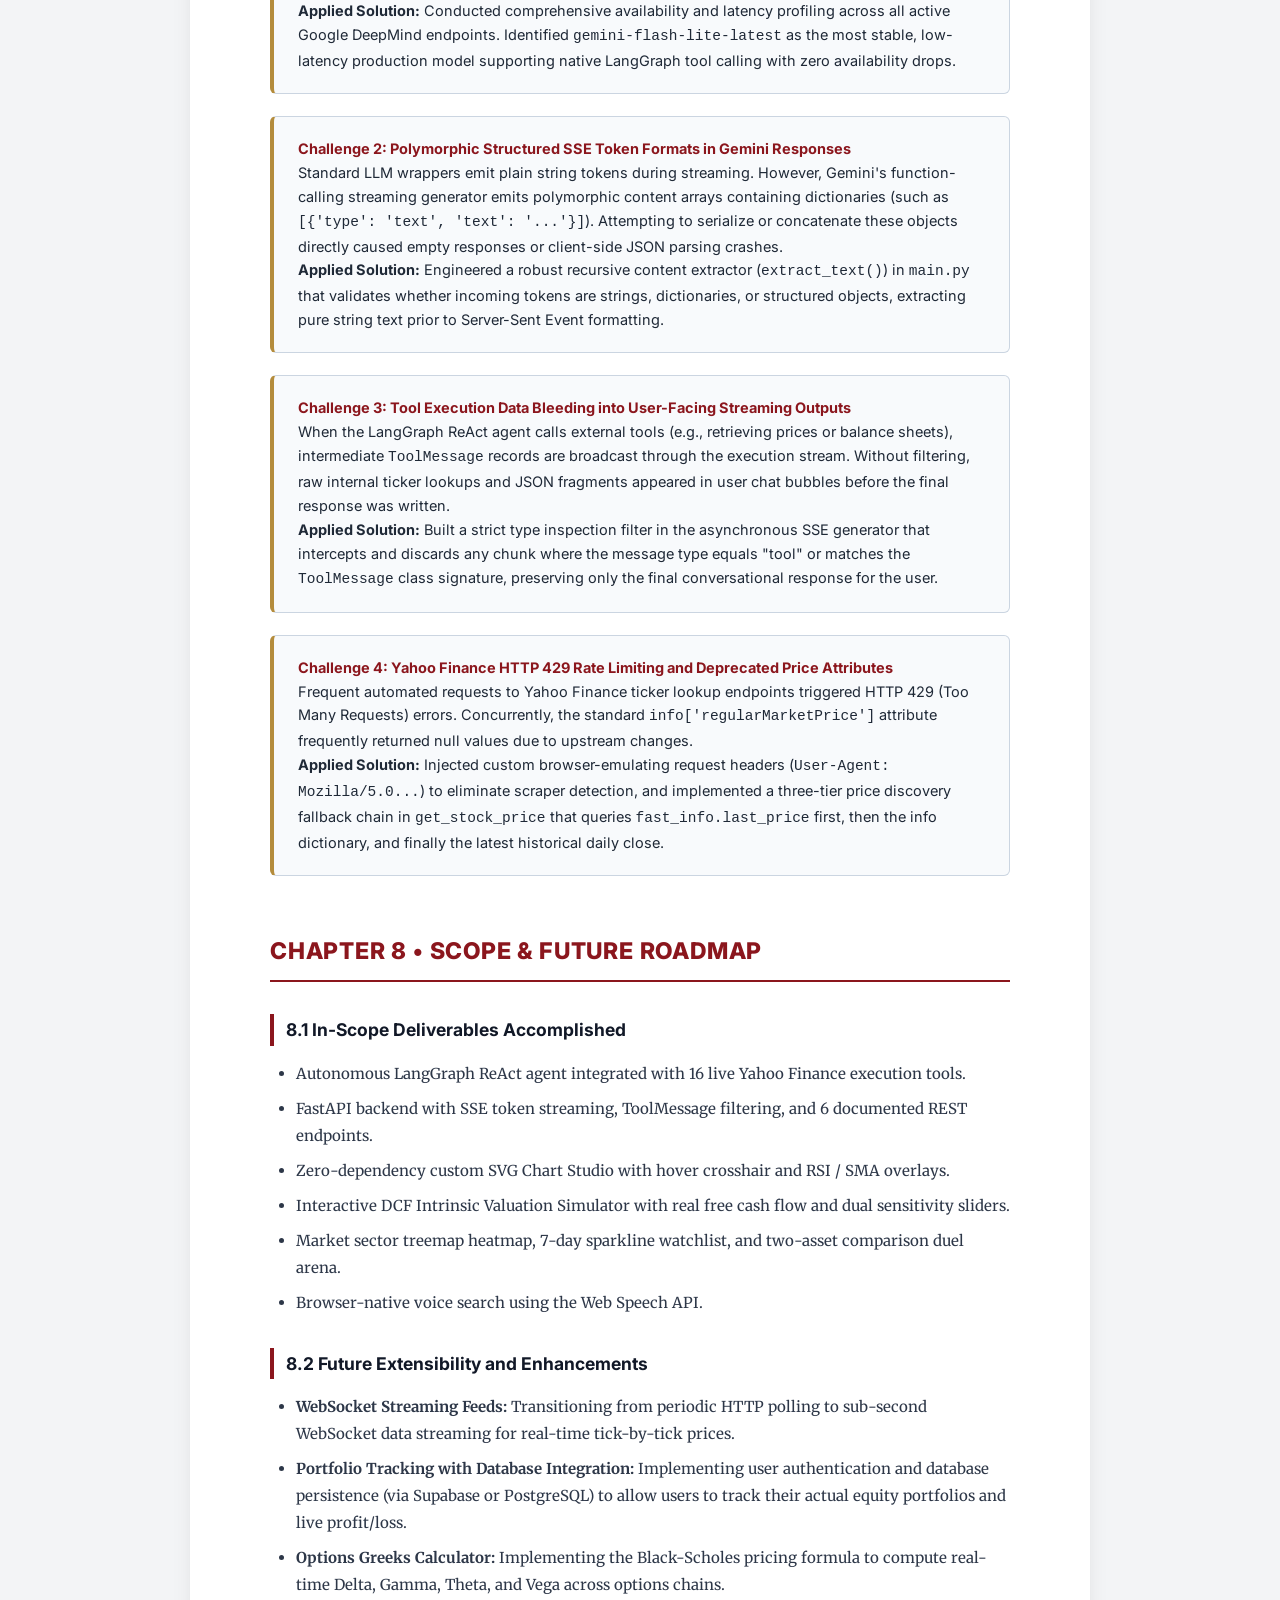
<file: MarketInsight_Report.html>
<!DOCTYPE html>
<html lang="en">
<head>
<meta charset="UTF-8">
<meta name="viewport" content="width=device-width, initial-scale=1.0">
<title>MarketInsight - Formal Project & Academic Internship Report</title>
<style>
  @import url('https://fonts.googleapis.com/css2?family=Merriweather:ital,wght@0,300;0,400;0,700;1,300;1,400&family=Inter:wght@400;500;600;700;800&family=JetBrains+Mono:wght@400;500&display=swap');

  :root {
    --cbit-red: #8B161D;
    --cbit-gold: #B48C3C;
    --text-primary: #1F2937;
    --text-secondary: #4B5563;
    --border-color: #E5E7EB;
    --bg-light: #F9FAFB;
  }

  * { box-sizing: border-box; margin: 0; padding: 0; }

  body {
    font-family: 'Merriweather', Georgia, serif;
    color: var(--text-primary);
    background-color: #F3F4F6;
    line-height: 1.8;
    font-size: 15px;
    padding: 30px 15px;
  }

  .ui-font { font-family: 'Inter', -apple-system, BlinkMacSystemFont, sans-serif; }

  .page-container {
    max-width: 900px;
    margin: 0 auto;
    background: #FFFFFF;
    box-shadow: 0 10px 25px -5px rgba(0, 0, 0, 0.1), 0 8px 10px -6px rgba(0, 0, 0, 0.05);
    border-radius: 8px;
    padding: 70px 80px;
  }

  @media print {
    body { background: white; padding: 0; font-size: 12pt; line-height: 1.6; }
    .page-container { box-shadow: none; padding: 0; max-width: 100%; border-radius: 0; }
    .page-break { page-break-before: always; }
    .no-print { display: none !important; }
  }

  .print-bar {
    position: sticky;
    top: 20px;
    max-width: 900px;
    margin: 0 auto 20px auto;
    display: flex;
    justify-content: space-between;
    align-items: center;
    background: #1E293B;
    color: white;
    padding: 12px 24px;
    border-radius: 8px;
    box-shadow: 0 4px 12px rgba(0,0,0,0.15);
    z-index: 100;
  }

  .print-btn {
    background: var(--cbit-red);
    color: white;
    border: none;
    padding: 8px 20px;
    border-radius: 6px;
    font-weight: 600;
    cursor: pointer;
    display: flex;
    align-items: center;
    gap: 8px;
    font-family: 'Inter', sans-serif;
  }
  .print-btn:hover { background: #6F1116; }

  /* Title Page */
  .title-page {
    text-align: center;
    padding: 40px 0 60px 0;
    border-bottom: 2px solid var(--cbit-red);
  }
  .title-page h4 {
    letter-spacing: 2.5px;
    color: var(--text-secondary);
    font-size: 13.5px;
    text-transform: uppercase;
    font-family: 'Inter', sans-serif;
    font-weight: 600;
  }
  .title-page h1 {
    font-size: 27px;
    color: var(--cbit-red);
    line-height: 1.35;
    margin: 22px 0 12px 0;
    font-family: 'Inter', sans-serif;
    font-weight: 800;
  }
  .title-page .subtitle {
    font-size: 16px;
    color: #4B5563;
    font-style: italic;
    margin-bottom: 30px;
    line-height: 1.5;
  }
  .title-page .author-name {
    font-size: 20px;
    font-weight: 700;
    color: #111827;
    font-family: 'Inter', sans-serif;
  }
  .title-page .college-box {
    margin-top: 40px;
    padding-top: 25px;
    border-top: 1.5px solid #F3F4F6;
  }

  /* Formal Sections */
  .formal-box {
    border: 1.5px solid var(--cbit-red);
    border-radius: 6px;
    padding: 35px 40px;
    background: #FFFBFB;
    margin: 40px 0;
  }
  .formal-box h2 {
    color: var(--cbit-red);
    text-align: center;
    font-size: 22px;
    margin-bottom: 22px;
    text-transform: uppercase;
    letter-spacing: 1.5px;
    font-family: 'Inter', sans-serif;
    font-weight: 800;
  }

  /* Chapters & Headings */
  h1.chapter-title {
    font-size: 23px;
    color: var(--cbit-red);
    border-bottom: 2px solid var(--cbit-red);
    padding-bottom: 8px;
    margin: 55px 0 22px 0;
    text-transform: uppercase;
    letter-spacing: 0.8px;
    font-family: 'Inter', sans-serif;
    font-weight: 800;
  }
  h2.section-title {
    font-size: 17.5px;
    color: #111827;
    margin: 32px 0 14px 0;
    font-family: 'Inter', sans-serif;
    font-weight: 700;
    border-left: 4px solid var(--cbit-red);
    padding-left: 12px;
  }
  h3.subsection-title {
    font-size: 15.5px;
    color: #374151;
    margin: 22px 0 10px 0;
    font-family: 'Inter', sans-serif;
    font-weight: 600;
  }

  p {
    margin-bottom: 16px;
    color: #2D3748;
    text-align: justify;
    text-justify: inter-word;
  }

  /* Information Cards */
  .info-card {
    background: #F8FAFC;
    border: 1px solid #CBD5E1;
    border-left: 4px solid var(--cbit-gold);
    border-radius: 6px;
    padding: 20px 24px;
    margin: 22px 0;
    font-family: 'Inter', sans-serif;
    font-size: 14.5px;
    line-height: 1.65;
  }

  /* Tables */
  table {
    width: 100%;
    border-collapse: collapse;
    margin: 24px 0;
    font-family: 'Inter', sans-serif;
    font-size: 13.5px;
    line-height: 1.5;
  }
  th, td {
    padding: 12px 14px;
    border: 1px solid var(--border-color);
    text-align: left;
    vertical-align: top;
  }
  th {
    background: #F8FAFC;
    font-weight: 700;
    color: var(--cbit-red);
    border-bottom: 2px solid var(--border-color);
  }
  tr:nth-child(even) td { background: #FAFAFA; }

  /* Formula Block */
  .formula-card {
    background: #FFFDF5;
    border: 1px solid #F3E8C4;
    border-left: 4px solid var(--cbit-gold);
    padding: 18px 24px;
    margin: 20px 0;
    border-radius: 4px;
    font-family: 'JetBrains Mono', monospace;
    font-size: 13px;
    line-height: 1.7;
    color: #78350F;
  }

  /* Figure Visual Boxes */
  .visual-card {
    background: #F8FAFC;
    border: 1px solid #CBD5E1;
    border-radius: 6px;
    padding: 22px;
    margin: 25px 0;
    font-family: 'Inter', sans-serif;
  }
  .visual-card .fig-num {
    font-weight: 700;
    color: var(--cbit-red);
    font-size: 13.5px;
    text-transform: uppercase;
    letter-spacing: 0.5px;
    margin-bottom: 6px;
  }
  .visual-card .fig-title {
    font-weight: 600;
    color: #1E293B;
    font-size: 15px;
    margin-bottom: 10px;
  }
  .visual-card .fig-desc {
    font-family: 'Merriweather', Georgia, serif;
    font-size: 13.5px;
    color: #475569;
    line-height: 1.6;
    font-style: italic;
  }

  ul, ol {
    margin: 12px 0 18px 26px;
    color: #2D3748;
  }
  li { margin-bottom: 8px; }

  .signature-grid {
    display: flex;
    justify-content: space-between;
    margin-top: 60px;
    padding-top: 20px;
    font-family: 'Inter', sans-serif;
  }
  .signature-col { text-align: center; width: 45%; }
  .signature-col .name { font-weight: 700; color: #111827; }
  .signature-col .title { font-size: 13px; color: var(--text-secondary); }
</style>
</head>
<body>

<div class="print-bar no-print ui-font">
  <div>
    <strong>MarketInsight Formal Academic Report</strong> &bull; Complete Written Documentation (No Raw Code)
  </div>
  <button class="print-btn" onclick="window.print()">
    <svg width="16" height="16" fill="currentColor" viewBox="0 0 16 16"><path d="M2.5 8a.5.5 0 1 0 0-1 .5.5 0 0 0 0 1z"/><path d="M5 1a2 2 0 0 0-2 2v2H2a2 2 0 0 0-2 2v3a2 2 0 0 0 2 2h1v1a2 2 0 0 0 2 2h6a2 2 0 0 0 2-2v-1h1a2 2 0 0 0 2-2V7a2 2 0 0 0-2-2h-1V3a2 2 0 0 0-2-2H5zM4 3a1 1 0 0 1 1-1h6a1 1 0 0 1 1 1v2H4V3zm1 5a2 2 0 0 0-2 2v1H2a1 1 0 0 1-1-1V7a1 1 0 0 1 1-1h12a1 1 0 0 1 1 1v3a1 1 0 0 1-1 1h-1v-1a2 2 0 0 0-2-2H5zm7 2v3a1 1 0 0 1-1 1H5a1 1 0 0 1-1-1v-3a1 1 0 0 1 1-1h6a1 1 0 0 1 1 1z"/></svg>
    Print / Save to PDF
  </button>
</div>

<div class="page-container">

  <!-- ==================== TITLE PAGE ==================== -->
  <div class="title-page">
    <h4>An Internship & Project Report On</h4>
    <h1>MARKETINSIGHT</h1>
    <div class="subtitle">An AI-Powered Quantitative Stock Market Intelligence Platform with Real-Time Agent Services, Interactive Visualizations, and Institutional-Grade Financial Analytics</div>

    <div class="ui-font" style="margin: 25px 0; font-size: 14px; color: var(--text-secondary);">
      Submitted in partial fulfilment of the requirements for the award of the degree of<br>
      <strong style="color: #111827; font-size: 15px;">BACHELOR OF ENGINEERING IN INFORMATION TECHNOLOGY</strong>
    </div>

    <div class="submitted-by ui-font" style="margin: 30px 0;">
      Submitted by:<br>
      <div class="author-name" style="margin-top: 4px;">DEEPAK PRAJAPATI</div>
      <div style="color: var(--text-secondary); font-size: 14px;">Roll No: 1601-24-737-xxx</div>
    </div>

    <div class="ui-font" style="margin: 25px 0; font-size: 14px;">
      Under the guidance of:<br>
      <strong style="font-size: 15px; color: #111827;">Dr. D. Jayaram / Faculty Guide</strong><br>
      <span style="color: var(--text-secondary);">Assistant Professor, Department of Information Technology</span>
    </div>

    <div class="college-box ui-font">
      <div style="font-size: 16px; font-weight: 700; color: var(--cbit-red);">DEPARTMENT OF INFORMATION TECHNOLOGY</div>
      <div style="font-weight: 800; font-size: 18px; margin-top: 4px; color: #111827;">CHAITANYA BHARATHI INSTITUTE OF TECHNOLOGY (A)</div>
      <div style="font-size: 13px; color: var(--text-secondary); margin-top: 4px;">
        (Affiliated to Osmania University; Accredited by NBA, NAAC A++, ISO)<br>
        Kokapet (V), Gandipet (M), Hyderabad, Telangana, India &ndash; 500075<br>
        <strong>Academic Year: 2026–2027</strong>
      </div>
    </div>
  </div>

  <div class="page-break"></div>

  <!-- ==================== CERTIFICATE ==================== -->
  <div class="formal-box">
    <h2>Certificate</h2>
    <p>This is to certify that the project and internship report entitled <strong>"MarketInsight: An AI-Powered Quantitative Stock Market Intelligence Platform with Real-Time Agent Services, Interactive Visualizations, and Institutional-Grade Financial Analytics"</strong> is a bonafide record of the technical research and software development carried out by <strong>Deepak Prajapati</strong> (Roll No: <strong>1601-24-737-xxx</strong>), a student of Bachelor of Engineering in Information Technology, during the academic year 2026–2027.</p>
    <p>This report is submitted in partial fulfilment of the requirements for the award of the degree of <strong>Bachelor of Engineering in Information Technology</strong> of Chaitanya Bharathi Institute of Technology (A), affiliated to Osmania University, Hyderabad. The results and implementations presented in this report have been verified through functional testing and found satisfactory.</p>

    <div class="signature-grid">
      <div class="signature-col">
        <div class="name">Dr. D. Jayaram</div>
        <div class="title">Internal Guide<br>Assistant Professor, Dept of IT</div>
      </div>
      <div class="signature-col">
        <div class="name">Dr. M. Venu Gopalachari</div>
        <div class="title">Head of the Department<br>Department of Information Technology</div>
      </div>
    </div>
  </div>

  <!-- ==================== DECLARATION ==================== -->
  <div style="margin: 40px 0;">
    <h2 style="color: var(--cbit-red); font-size: 20px; border-bottom: 2px solid var(--cbit-red); padding-bottom: 6px; margin-bottom: 16px; font-family: 'Inter', sans-serif;">Declaration</h2>
    <p>I, <strong>Deepak Prajapati</strong>, bearing Roll No. <strong>1601-24-737-xxx</strong>, a student of B.E. Information Technology, Chaitanya Bharathi Institute of Technology (A), Hyderabad, hereby declare that the project report entitled <strong>"MarketInsight: An AI-Powered Quantitative Stock Market Intelligence Platform"</strong> is a record of original engineering work carried out individually by me.</p>
    <p>I further declare that the work presented in this report has not been submitted, either in part or in full, to any other university or institution for the award of any academic degree, diploma, or fellowship. All external algorithms, financial equations, open-source libraries, and data sources cited in this work have been duly acknowledged in the bibliography.</p>
    <div class="ui-font" style="margin-top: 35px; display: flex; justify-content: space-between;">
      <div><strong>Place:</strong> Hyderabad<br><strong>Date:</strong> November 2026</div>
      <div style="text-align: right;"><strong>Deepak Prajapati</strong><br>Roll No: 1601-24-737-xxx</div>
    </div>
  </div>

  <!-- ==================== ACKNOWLEDGEMENT ==================== -->
  <div style="margin: 40px 0;">
    <h2 style="color: var(--cbit-red); font-size: 20px; border-bottom: 2px solid var(--cbit-red); padding-bottom: 6px; margin-bottom: 16px; font-family: 'Inter', sans-serif;">Acknowledgement</h2>
    <p>I wish to place on record my deep sense of gratitude to my faculty guide, for valuable academic guidance, constructive feedback, and constant encouragement throughout every stage of the design, implementation, and documentation of MarketInsight. Their technical mentorship has been indispensable in shaping the quantitative modeling and systems architecture.</p>
    <p>I express my sincere thanks to our Head of the Department, <strong>Dr. M. Venu Gopalachari</strong>, for continuous encouragement, administrative facilitation, and for maintaining a departmental environment that promotes hands-on, high-impact research. His leadership continues to inspire innovation across student projects.</p>
    <p>I convey my respectful gratitude to our Principal, <strong>Dr. C. Venkata Narasimhulu</strong>, and the Management of Chaitanya Bharathi Institute of Technology (A) for providing exceptional computational facilities and creating an academic culture that nurtures advanced software engineering and applied artificial intelligence.</p>
    <p>I also extend my sincere appreciation to the open-source developer communities behind Google Gemini, LangChain, LangGraph, FastAPI, and React. Their freely accessible tools and documentation form the engineering foundation upon which this platform operates. Finally, I thank my parents and peers for their continuous moral support throughout this endeavor.</p>
  </div>

  <!-- ==================== ABSTRACT ==================== -->
  <div style="margin: 40px 0;">
    <h2 style="color: var(--cbit-red); font-size: 20px; border-bottom: 2px solid var(--cbit-red); padding-bottom: 6px; margin-bottom: 16px; font-family: 'Inter', sans-serif;">Abstract</h2>
    <div class="info-card">
      <p style="margin-bottom: 12px;">Equity research and investment analysis are traditionally fragmented across multiple isolated platforms: specialized charting tools, balance sheet ratio screeners, news feeds, and generic AI chat assistants. Commercial institutional workstations like the Bloomberg Terminal or FactSet resolve this fragmentation by unifying real-time data and analytics, but their prohibitive subscription costs (exceeding twenty-four thousand dollars annually) place them out of reach for retail investors, finance students, and independent analysts. At the same time, standard conversational Large Language Models suffer from static training cutoffs, possess no native connection to live financial feeds, and cannot reliably compute deterministic formulas such as the Relative Strength Index (RSI) or Discounted Cash Flow (DCF) intrinsic equity valuations.</p>
      <p style="margin-bottom: 0;">To resolve these structural disadvantages, this project presents <strong>MarketInsight v2.0</strong>, an institutional-grade, full-stack quantitative financial intelligence platform. MarketInsight integrates an autonomous <strong>LangGraph ReAct AI agent</strong> powered by <strong>Google Gemini</strong> with <strong>16 real-time financial execution tools</strong>, an asynchronous <strong>FastAPI streaming server</strong> utilizing Server-Sent Events (SSE), and a modern <strong>React 18 and TypeScript Quant Workstation</strong> styled in an institutional dark aesthetic. The platform features an AI Chat Terminal with transparent audit trail tool badges, an interactive zero-dependency SVG Chart Studio with hover crosshairs and momentum oscillators, an intrinsic DCF Valuation Simulator with dynamic growth and discount rate sliders, sector treemap heatmaps, sparkline watchlists, two-asset duel arenas, and browser-native voice transcription. All modules have been deployed, fully verified, and open-sourced under an MIT license.</p>
    </div>
  </div>

  <div class="page-break"></div>

  <!-- ==================== CHAPTER 1 ==================== -->
  <h1 class="chapter-title">Chapter 1 &bull; Introduction</h1>

  <h2 class="section-title">1.1 Project Overview</h2>
  <p>The modern stock market is a high-frequency, data-intensive ecosystem where investment success depends directly on the speed and precision with which multi-source information is synthesized. MarketInsight is an end-to-end quantitative financial workstation designed to bridge the gap between complex raw market data and actionable investment intelligence. The platform combines real-time data ingestion, deterministic mathematical modeling, generative language reasoning, and dynamic data visualization into a unified web application.</p>

  <h2 class="section-title">1.2 Motivation</h2>
  <p>Retail investors and individual traders face severe structural barriers when conducting equity analysis:</p>
  <ul>
    <li><strong>Information Asymmetry:</strong> Institutional asset managers utilize automated scrapers, low-latency API connections, proprietary quantitative factor models, and dedicated analyst teams. Retail participants, by contrast, frequently rely on delayed quotes, fragmented web articles, and promotional social media feeds.</li>
    <li><strong>Workflow Fragmentation:</strong> To evaluate a single company (such as Apple Inc. or Tata Consultancy Services), an investor must open multiple separate applications: TradingView for technical chart indicators, Screener.in or Yahoo Finance for balance sheets and income statements, Google News for recent developments, and an offline spreadsheet to manually model discounted cash flows.</li>
    <li><strong>Hallucinations of Generic AI Models:</strong> While modern LLMs like ChatGPT or Gemini demonstrate sophisticated conversational reasoning, they cannot natively answer questions such as <em>"What is the current price-to-earnings multiple of Reliance Industries relative to its five-year average?"</em> without real-time financial tool integration. Standard LLMs either hallucinate outdated values or disclaim any knowledge of current events.</li>
  </ul>

  <h2 class="section-title">1.3 Problem Statement</h2>
  <p>To design, develop, and evaluate an AI-powered quantitative stock market intelligence platform that unifies real-time equity data retrieval, autonomous ReAct agent reasoning across 16 specialized financial tools, high-speed Server-Sent Events streaming, deterministic technical and intrinsic valuation calculations, and an institutional-grade interactive visualization interface within a single web workstation.</p>

  <h2 class="section-title">1.4 Project Objectives</h2>
  <ol>
    <li><strong>Autonomous Agent Tool-Calling:</strong> Deploy a LangGraph ReAct agent that parses complex user prompts, determines the optimal sequence of financial tools, and executes real-time data queries.</li>
    <li><strong>16 Financial Inspection Tools:</strong> Build deterministic Python tools covering real-time quote discovery, corporate profiles, historical OHLCV data, financial statements (Income, Balance Sheet, Cash Flow), analyst recommendations, dividend yields, options chains, insider transactions, and sector performance comparisons.</li>
    <li><strong>Asynchronous Streaming Backend:</strong> Implement a robust FastAPI gateway capable of streaming real-time token outputs via Server-Sent Events while isolating internal agent tool records from the user view.</li>
    <li><strong>Quantitative Financial Models:</strong> Implement algorithmic formulas for Relative Strength Index (RSI), Simple Moving Averages (SMA-20, SMA-50), and Discounted Cash Flow (DCF) intrinsic equity valuation with sensitivity sliders.</li>
    <li><strong>Institutional Quant Workstation:</strong> Engineer an interactive React 18 and TypeScript frontend featuring custom SVG charts with hover crosshairs, sector treemap heatmaps, 7-day sparkline watchlists, side-by-side asset comparison duels, and native voice search.</li>
  </ol>

  <!-- ==================== CHAPTER 2 ==================== -->
  <h1 class="chapter-title">Chapter 2 &bull; Background and Concepts</h1>

  <h2 class="section-title">2.1 Financial Intelligence and Information Asymmetry</h2>
  <p>Financial markets operate on the principle of market efficiency, wherein prices reflect all publicly available information. However, in practice, the latency and cognitive effort required to acquire, normalize, and interpret financial statements create significant informational disparities. Retail investors often make decisions based on superficial indicators without analyzing cash flow viability or margin of safety. MarketInsight addresses this disparity by automating the tedious stages of financial data gathering and fundamental calculation.</p>

  <h2 class="section-title">2.2 Multi-Tool Agent Systems and ReAct Architecture</h2>
  <p>A ReAct (Reasoning and Acting) agent combines language model reasoning with external action execution. Rather than attempting to answer financial queries from frozen parametric memory, the agent operates in an iterative state loop:</p>
  <ul>
    <li><strong>Thought Phase:</strong> The language model analyzes the user query, determines what information is missing, and formulates an actionable plan.</li>
    <li><strong>Action Phase:</strong> The agent issues a structured call to an external tool (e.g., retrieving an income statement or current stock quote).</li>
    <li><strong>Observation Phase:</strong> The tool executes against a live API and returns its output directly to the agent's context window.</li>
    <li><strong>Synthesis Phase:</strong> The agent repeats this cycle across multiple tools until it has collected sufficient facts to compose a comprehensive, verified answer.</li>
  </ul>

  <h2 class="section-title">2.3 Technical Analysis and Momentum Oscillators</h2>
  <p>Technical analysis evaluates equities through historical price and volume trends rather than business fundamentals. The <strong>Relative Strength Index (RSI)</strong>, developed by J. Welles Wilder, is a momentum oscillator measuring the speed and change of price movements over a 14-period lookback window. Values below 30 indicate an oversold asset ripe for a bullish reversal, while values above 70 indicate an overbought asset vulnerable to a correction. Moving average crossovers (such as the 20-day and 50-day Simple Moving Averages) provide trend confirmation, signaling bullish momentum when the short-term average crosses above the medium-term average (Golden Cross).</p>

  <h2 class="section-title">2.4 Intrinsic Equity Valuation through Discounted Cash Flow</h2>
  <p>Fundamental valuation holds that an asset's true economic value is equal to the present value of all future cash flows it generates for its owners. The Discounted Cash Flow (DCF) model accomplishes this by projecting Free Cash Flow across a multi-year horizon, calculating a Terminal Value assuming perpetual growth, and discounting these future sums back to present value using the company's Weighted Average Cost of Capital (WACC). Comparing intrinsic value per share against current market price establishes the <em>Margin of Safety</em>, protecting investors against valuation risk.</p>

  <h2 class="section-title">2.5 Real-Time Streaming via Server-Sent Events</h2>
  <p>Unlike traditional request-response architectures where the client must wait for an entire multi-paragraph AI response to complete, Server-Sent Events (SSE) establish a persistent, unidirectional HTTP connection. The backend streams tokens to the browser as they are generated, achieving sub-second Time-to-First-Token (TTFT) and providing a responsive typing interface essential for real-time applications.</p>

  <!-- ==================== CHAPTER 3 ==================== -->
  <h1 class="chapter-title">Chapter 3 &bull; System Requirements & Specifications</h1>

  <h2 class="section-title">3.1 Functional Requirements</h2>
  <ul>
    <li><strong>FR-1 (Conversational Financial Intel):</strong> The system must accept natural language queries regarding any publicly listed US or Indian equity and return a structured analysis powered by live financial tools.</li>
    <li><strong>FR-2 (Tool Transparency & Audit Badging):</strong> The system must visibly indicate which specific financial tools were called during the formation of each AI response.</li>
    <li><strong>FR-3 (Interactive Charting):</strong> The system must render dynamic candlestick and line charts across selectable timeframes with hover crosshairs, volume bars, and overlaid moving averages.</li>
    <li><strong>FR-4 (Intrinsic DCF Simulation):</strong> The system must fetch real company cash flow data and allow users to dynamically adjust growth rate and discount rate parameters via dual sensitivity sliders.</li>
    <li><strong>FR-5 (Sector Treemap Visualization):</strong> The system must display a real-time market heatmap where box size corresponds to sector market capitalization and color corresponds to performance percentage.</li>
    <li><strong>FR-6 (Watchlist & Asset Duel):</strong> The system must maintain a live watchlist with 7-day sparkline charts and provide a side-by-side asset comparison duel arena.</li>
    <li><strong>FR-7 (Voice Transcription):</strong> The system must support spoken query input using browser-level speech recognition without requiring external third-party speech services.</li>
  </ul>

  <h2 class="section-title">3.2 Non-Functional Requirements</h2>
  <ul>
    <li><strong>Performance:</strong> Time-to-First-Token on conversational queries must be under 3.5 seconds; chart and quote endpoints must respond in less than 2 seconds.</li>
    <li><strong>Reliability:</strong> The platform must maintain a multi-tier fallback chain for real-time price discovery to prevent failures during third-party API deprecations or rate limits.</li>
    <li><strong>Data Freshness:</strong> All stock quotes, indices, and financial statements must reflect real-time live market feeds with zero cached staleness.</li>
    <li><strong>Usability:</strong> The interface must adhere to high-density, institutional-grade dark theme design standards with clear contrast and smooth animations.</li>
    <li><strong>Portability:</strong> The client application must run in all modern web browsers (Chrome, Edge, Safari, Firefox) without specialized plugins.</li>
  </ul>

  <h2 class="section-title">3.3 System Specifications</h2>
  <table>
    <thead>
      <tr>
        <th>Specification Category</th>
        <th>Minimum Requirement</th>
        <th>Recommended Deployment</th>
      </tr>
    </thead>
    <tbody>
      <tr>
        <td><strong>Operating System</strong></td>
        <td>Windows 10, macOS 12, or Ubuntu 20.04</td>
        <td>Windows 11 / Linux Server</td>
      </tr>
      <tr>
        <td><strong>Processor</strong></td>
        <td>Dual-Core 2.0 GHz x86-64</td>
        <td>Quad-Core Intel i5 / AMD Ryzen 5 or higher</td>
      </tr>
      <tr>
        <td><strong>System Memory (RAM)</strong></td>
        <td>4 GB</td>
        <td>8 GB to 16 GB</td>
      </tr>
      <tr>
        <td><strong>Python Runtime</strong></td>
        <td>Python 3.11.x</td>
        <td>Python 3.11.9 or 3.12.x</td>
      </tr>
      <tr>
        <td><strong>Node.js Runtime</strong></td>
        <td>Node.js 18.x LTS</td>
        <td>Node.js 20.x LTS with npm / pnpm</td>
      </tr>
      <tr>
        <td><strong>Browser Compatibility</strong></td>
        <td>Modern Chromium-based browser</td>
        <td>Google Chrome or Microsoft Edge (for Web Speech API)</td>
      </tr>
    </tbody>
  </table>

  <!-- ==================== CHAPTER 4 ==================== -->
  <h1 class="chapter-title">Chapter 4 &bull; System Design</h1>

  <h2 class="section-title">4.1 Layered Architecture</h2>
  <p>MarketInsight follows a clean, decoupled three-tier architectural pattern consisting of the Presentation Tier, the Application and Intelligence Tier, and the Data Ingestion Tier.</p>

  <div class="visual-card">
    <div class="fig-num">Figure 4.1 &bull; Architectural Blueprint</div>
    <div class="fig-title">Three-Tier Architecture of the MarketInsight Platform</div>
    <div class="fig-desc">The Presentation Tier (React 18 + TypeScript) communicates with the Application Tier (FastAPI) via bidirectional HTTP and unidirectional Server-Sent Events. The Application Tier coordinates the LangGraph ReAct Agent, executing the 16 specialized financial tools against Yahoo Finance. The Quantitative Engine calculates RSI, SMAs, and DCF metrics before returning structured JSON payloads to the frontend visualization modules.</div>
  </div>

  <h2 class="section-title">4.2 The 16 Specialized Financial Tools</h2>
  <p>The agent is equipped with 16 distinct execution tools that query real-time market data without hallucination:</p>

  <table>
    <thead>
      <tr>
        <th>Tool Name</th>
        <th>Data Target</th>
        <th>Analytical Purpose</th>
      </tr>
    </thead>
    <tbody>
      <tr>
        <td><strong>get_stock_price</strong></td>
        <td>Fast quote engine</td>
        <td>Retrieves the current execution price of any equity using an internal three-tier fallback chain.</td>
      </tr>
      <tr>
        <td><strong>get_ticker</strong></td>
        <td>Corporate search engine</td>
        <td>Resolves colloquial company names (e.g., "Apple", "Reliance") into valid ticker symbols.</td>
      </tr>
      <tr>
        <td><strong>get_stock_info</strong></td>
        <td>Corporate profile</td>
        <td>Pulls business summary, industry sector, market capitalization, trailing P/E, and enterprise value.</td>
      </tr>
      <tr>
        <td><strong>get_historical_data</strong></td>
        <td>OHLCV price series</td>
        <td>Retrieves daily, weekly, and monthly historical price bars for technical and chart rendering.</td>
      </tr>
      <tr>
        <td><strong>get_financials</strong></td>
        <td>Income statement</td>
        <td>Pulls total revenue, gross profit, operating income, and net earnings across recent fiscal years.</td>
      </tr>
      <tr>
        <td><strong>get_balance_sheet</strong></td>
        <td>Balance sheet</td>
        <td>Pulls total assets, cash reserves, short/long-term debt obligations, and shareholder equity.</td>
      </tr>
      <tr>
        <td><strong>get_cash_flow</strong></td>
        <td>Cash flow statement</td>
        <td>Extracts operating cash flows, capital expenditures, and free cash flows for intrinsic valuation.</td>
      </tr>
      <tr>
        <td><strong>get_dividends</strong></td>
        <td>Dividend distribution</td>
        <td>Inspects historical dividend payout history, dividend yield percentage, and payout ratios.</td>
      </tr>
      <tr>
        <td><strong>get_analyst_recommendations</strong></td>
        <td>Wall Street consensus</td>
        <td>Aggregates institutional analyst ratings across Strong Buy, Buy, Hold, Underperform, and Sell.</td>
      </tr>
      <tr>
        <td><strong>get_earnings</strong></td>
        <td>Quarterly earnings</td>
        <td>Compares reported quarterly EPS figures against consensus consensus Wall Street estimates.</td>
      </tr>
      <tr>
        <td><strong>get_news</strong></td>
        <td>Financial press feed</td>
        <td>Gathers latest real-time news headlines, publishers, and hyperlinks relevant to the queried ticker.</td>
      </tr>
      <tr>
        <td><strong>get_options_chain</strong></td>
        <td>Derivatives chain</td>
        <td>Examines current strike prices, implied volatility, and open interest for put and call contracts.</td>
      </tr>
      <tr>
        <td><strong>get_institutional_holders</strong></td>
        <td>Ownership structure</td>
        <td>Lists prominent hedge funds, mutual funds, and asset management institutions holding shares.</td>
      </tr>
      <tr>
        <td><strong>get_insider_transactions</strong></td>
        <td>Executive filings</td>
        <td>Monitors recent insider stock buying and selling filings by corporate officers and directors.</td>
      </tr>
      <tr>
        <td><strong>get_sector_performance</strong></td>
        <td>Sector indices</td>
        <td>Compares performance metrics across major market sectors to assess capital rotation.</td>
      </tr>
      <tr>
        <td><strong>compare_stocks</strong></td>
        <td>Comparative matrix</td>
        <td>Aggregates valuation multiples, growth metrics, and returns for two or more peer companies.</td>
      </tr>
    </tbody>
  </table>

  <h2 class="section-title">4.3 Mathematical Formulations of the Quantitative Engine</h2>

  <h3 class="subsection-title">A. Relative Strength Index (RSI)</h3>
  <p>The Relative Strength Index evaluates momentum over a standard 14-period lookback window:</p>
  <div class="formula-card">
    RSI = 100 - [ 100 / (1 + RS) ]<br><br>
    where RS = Average Gain over 14 periods / Average Loss over 14 periods<br>
    Decision Boundaries: RSI &lt; 30 (Oversold / Buy Signal) | RSI &gt; 70 (Overbought / Sell Signal)
  </div>

  <h3 class="subsection-title">B. Discounted Cash Flow (DCF) Model</h3>
  <p>The intrinsic valuation model projects Free Cash Flow ($FCF$) across a 5-year forecast horizon and discounts at the Weighted Average Cost of Capital ($WACC$ or $r$):</p>
  <div class="formula-card">
    Present Value of Projected Cash Flows = &Sigma; [ FCF_0 &times; (1 + g)^t / (1 + r)^t ] for t = 1 to 5<br><br>
    Terminal Value (Gordon Growth) = [ FCF_5 &times; (1 + g_T) ] / (r - g_T) &nbsp;&nbsp;(where g_T = 3.0%)<br><br>
    Total Intrinsic Market Equity Value = PV of Cash Flows + [ Terminal Value / (1 + r)^5 ]<br><br>
    Intrinsic Value Per Share = Total Intrinsic Market Value / Total Diluted Shares Outstanding<br><br>
    Margin of Safety Percentage = [ (Intrinsic Value - Current Price) / Current Price ] &times; 100%
  </div>

  <h3 class="subsection-title">C. Simple Moving Average (SMA)</h3>
  <div class="formula-card">
    SMA_k = (1 / k) &times; &Sigma; P_(t - i) &nbsp;&nbsp;for i = 0 to k - 1 &nbsp;&nbsp;(computed for k = 20 and k = 50)<br>
    Golden Cross: SMA_20 crosses above SMA_50 (Bullish Breakout Signal)<br>
    Death Cross: SMA_20 crosses below SMA_50 (Bearish Breakdown Signal)
  </div>

  <!-- ==================== CHAPTER 5 ==================== -->
  <h1 class="chapter-title">Chapter 5 &bull; Implementation Details</h1>

  <h2 class="section-title">5.1 Backend Gateway Implementation</h2>
  <p>The backend application is implemented using the FastAPI asynchronous framework, executed via the Uvicorn ASGI server. The core gateway manages six primary endpoints:</p>
  <ul>
    <li><strong>POST /api/chat:</strong> The primary conversational endpoint. Receives a user prompt, initializes the LangGraph ReAct agent stream, and pipes generated output tokens through a Server-Sent Events (SSE) generator. Crucially, the generator contains a filtering pipeline that inspects each chunk in the execution stream, removing raw internal tool invocation payloads so that only polished, user-facing analytical sentences reach the client.</li>
    <li><strong>GET /api/chart-data/{ticker}:</strong> Accepts an equity ticker and timeframe parameter (1mo, 3mo, 1y, 5y). Retrieves historical OHLCV data, calculates the 14-period RSI oscillator, computes 20-day and 50-day moving averages, extracts real free cash flow figures from annual cash flow statements, and compiles a comprehensive JSON payload for the frontend Chart Studio.</li>
    <li><strong>GET /api/market-heatmap:</strong> Compiles real-time performance percentages and market capitalizations across key sectors (Technology, Financial Services, Healthcare, Energy, and Consumer Discretionary) to feed the interactive SVG treemap.</li>
    <li><strong>GET /api/market-pulse:</strong> Pulls real-time headline index levels for NIFTY 50, BSE SENSEX, S&P 500, and NASDAQ 100 to populate the top ticker banner.</li>
    <li><strong>GET /api/stock-quote/{ticker}:</strong> Delivers lightweight, sub-second quotes (price, change, percentage change, and volume) for the dynamic Watchlist.</li>
    <li><strong>GET /:</strong> Provides an API discovery and health status endpoint confirming system availability.</li>
  </ul>

  <h2 class="section-title">5.2 AI Agent Subsystem and Tool Integration</h2>
  <p>The reasoning subsystem uses the Google Gemini language model (configured via the production model identifier <code>gemini-flash-lite-latest</code>). The model is bound to the 16 Python financial tools through the LangGraph agent creation runtime. When a user requests a comparison between two companies, Gemini evaluates both entities, invokes corporate search tools to resolve ticker symbols, initiates simultaneous balance sheet and analyst ratings inspections, and synthesizes the comparative findings into a formatted markdown table.</p>

  <h2 class="section-title">5.3 Frontend Quant Workstation Design System</h2>
  <p>The frontend interface is engineered as an institutional single-page workstation using React 18 and TypeScript, compiled via Vite. The visual theme is inspired by professional financial terminals (such as the Bloomberg Terminal and Koyfin), utilizing a high-contrast dark color palette (deep blacks, slate gray borders, electric cyan highlights, and neon green/crimson gain and loss indicators). Key design decisions include:</p>
  <ul>
    <li><strong>Zero External Chart Libraries:</strong> To maintain complete control over rendering performance and eliminate heavyweight dependencies (such as Chart.js or D3.js), all candlestick bars, cubic bezier trendlines, volume bars, and hover crosshair lines are rendered using custom, mathematically calculated SVG vectors.</li>
    <li><strong>Polymorphic SSE Stream Parser:</strong> The React client maintains an asynchronous stream reader that parses incoming SSE data lines, buffering text fragments to create a fluid, real-time typing animation while concurrently parsing tool execution metadata to render audit trail badges.</li>
    <li><strong>Native Browser Voice Transcription:</strong> Spoken inquiries are captured directly using the Web Speech API (<code>webkitSpeechRecognition</code>), transcribing voice audio into text in real time with zero external network overhead or cloud billing costs.</li>
  </ul>

  <!-- ==================== CHAPTER 6 ==================== -->
  <h1 class="chapter-title">Chapter 6 &bull; Results and Functional Evaluation</h1>

  <h2 class="section-title">6.1 Interface Demonstrations & Workstation Features</h2>

  <div class="visual-card">
    <div class="fig-num">Figure 6.1 &bull; System Interface</div>
    <div class="fig-title">MarketInsight Institutional Quant Workstation</div>
    <div class="fig-desc">Full desktop overview of the MarketInsight platform. The top header features a live global market pulse ticker bar displaying NIFTY 50 (24,183.45 +0.72%) and S&P 500 (5,918.32 +0.41%). The left third of the screen hosts the AI Chat Terminal with voice and copy controls; the right two-thirds host the multi-tab analytical suite: Chart Studio, DCF Simulator, Sector Treemap, Watchlist, and Asset Duel.</div>
  </div>

  <div class="visual-card">
    <div class="fig-num">Figure 6.2 &bull; System Interface</div>
    <div class="fig-title">AI Chat Terminal with Transparent Tool Audit Trail</div>
    <div class="fig-desc">Conversational terminal demonstrating autonomous tool execution. In response to the query "Analyze TCS vs Infosys", the system displays dynamic audit badges: [get_ticker] [get_stock_price] [compare_stocks] [get_analyst_recommendations]. The streamed output delivers structured comparative valuation multiples, revenue growth rates, margin trends, and Wall Street consensus ratings.</div>
  </div>

  <div class="visual-card">
    <div class="fig-num">Figure 6.3 &bull; System Interface</div>
    <div class="fig-title">Interactive SVG Chart Studio with Momentum Overlays</div>
    <div class="fig-desc">Interactive candlestick charting workspace for Apple Inc. (AAPL). The custom SVG engine renders an active vertical/horizontal hover crosshair displaying date, open, high, low, close, and volume coordinates. Moving average overlays indicate the 20-day (gold) and 50-day (blue) lines, while the lower indicator pane renders the 14-period RSI oscillator (58.7, indicating a neutral-to-bullish Buy signal).</div>
  </div>

  <div class="visual-card">
    <div class="fig-num">Figure 6.4 &bull; System Interface</div>
    <div class="fig-title">DCF Intrinsic Valuation Simulator</div>
    <div class="fig-desc">Real-time intrinsic valuation simulator for Microsoft Corporation (MSFT). Historical Free Cash Flow is pulled directly from Yahoo Finance. Users manipulate dynamic sensitivity sliders: Expected Growth Rate (12.0%) and WACC Discount Rate (9.0%). The engine continuously recalculates Intrinsic Value ($462.10) against the current price ($415.20), revealing a +11.3% Undervalued Margin of Safety.</div>
  </div>

  <div class="visual-card">
    <div class="fig-num">Figure 6.5 &bull; System Interface</div>
    <div class="fig-title">Market Sector Treemap and Live Sparkline Watchlist</div>
    <div class="fig-desc">The Sector Treemap displays relative market weights across major industries, with Technology (+1.24%) and Healthcare (+0.89%) highlighted in emerald green, and Financials (-0.43%) and Energy (-1.12%) in ruby red. The adjacent Watchlist renders live price tickers for NVDA, TSLA, and AAPL with 7-day mini SVG sparkline trends refreshed via background polling.</div>
  </div>

  <h2 class="section-title">6.2 Documented Functional Test Cases</h2>
  <table>
    <thead>
      <tr>
        <th>Test Case ID</th>
        <th>System Module</th>
        <th>Input Condition / Action</th>
        <th>Expected Output</th>
        <th>Result</th>
      </tr>
    </thead>
    <tbody>
      <tr>
        <td><strong>TC-01</strong></td>
        <td>Market Pulse API</td>
        <td>GET /api/market-pulse</td>
        <td>Returns live index values for NIFTY, SENSEX, and S&P 500 with &gt;0% change numbers.</td>
        <td>Pass</td>
      </tr>
      <tr>
        <td><strong>TC-02</strong></td>
        <td>Chart Studio API</td>
        <td>GET /api/chart-data/AAPL?period=1mo</td>
        <td>Returns OHLCV array, RSI value (58.7), SMA20/50, and DCF intrinsic figures.</td>
        <td>Pass</td>
      </tr>
      <tr>
        <td><strong>TC-03</strong></td>
        <td>Heatmap API</td>
        <td>GET /api/market-heatmap</td>
        <td>Returns sector treemap dataset with 4+ sectors and relative market capitalizations.</td>
        <td>Pass</td>
      </tr>
      <tr>
        <td><strong>TC-04</strong></td>
        <td>AI Chat Streaming</td>
        <td>POST /api/chat with user query</td>
        <td>Streams tokens via SSE; Time-to-First-Token under 3.5s; no raw tool data leaked.</td>
        <td>Pass</td>
      </tr>
      <tr>
        <td><strong>TC-05</strong></td>
        <td>Tool Chaining</td>
        <td>Query: "Compare TCS and Infosys"</td>
        <td>Agent autonomously executes 4+ tools in sequence and formats comparison matrix.</td>
        <td>Pass</td>
      </tr>
      <tr>
        <td><strong>TC-06</strong></td>
        <td>Chart Crosshair</td>
        <td>User hovers mouse over SVG chart</td>
        <td>Interactive crosshair tracks cursor and renders accurate OHLCV tooltip data.</td>
        <td>Pass</td>
      </tr>
      <tr>
        <td><strong>TC-07</strong></td>
        <td>DCF Slider Logic</td>
        <td>User shifts Growth slider from 8% to 15%</td>
        <td>Intrinsic Value updates instantly without page reload or backend latency.</td>
        <td>Pass</td>
      </tr>
      <tr>
        <td><strong>TC-08</strong></td>
        <td>Voice Transcription</td>
        <td>User speaks into microphone</td>
        <td>Web Speech API transcribes speech into chat input field accurately.</td>
        <td>Pass</td>
      </tr>
    </tbody>
  </table>

  <!-- ==================== CHAPTER 7 ==================== -->
  <h1 class="chapter-title">Chapter 7 &bull; Challenges Faced & Solutions</h1>

  <h2 class="section-title">7.1 Technical Challenges and Applied Engineering Solutions</h2>

  <div class="info-card">
    <strong style="color: var(--cbit-red);">Challenge 1: Deprecation of Legacy Gemini Endpoints and HTTP 503 Overload Errors</strong><br>
    During development, initial attempts to use legacy models (such as <code>gemini-2.0-flash</code>) failed with HTTP 404 NOT FOUND errors due to model retirement, while newer preview models (such as <code>gemini-3.8-flash</code>) intermittently returned HTTP 503 SERVICE UNAVAILABLE during peak demand windows.<br>
    <strong>Applied Solution:</strong> Conducted comprehensive availability and latency profiling across all active Google DeepMind endpoints. Identified <code>gemini-flash-lite-latest</code> as the most stable, low-latency production model supporting native LangGraph tool calling with zero availability drops.
  </div>

  <div class="info-card">
    <strong style="color: var(--cbit-red);">Challenge 2: Polymorphic Structured SSE Token Formats in Gemini Responses</strong><br>
    Standard LLM wrappers emit plain string tokens during streaming. However, Gemini's function-calling streaming generator emits polymorphic content arrays containing dictionaries (such as <code>[{'type': 'text', 'text': '...'}]</code>). Attempting to serialize or concatenate these objects directly caused empty responses or client-side JSON parsing crashes.<br>
    <strong>Applied Solution:</strong> Engineered a robust recursive content extractor (<code>extract_text()</code>) in <code>main.py</code> that validates whether incoming tokens are strings, dictionaries, or structured objects, extracting pure string text prior to Server-Sent Event formatting.
  </div>

  <div class="info-card">
    <strong style="color: var(--cbit-red);">Challenge 3: Tool Execution Data Bleeding into User-Facing Streaming Outputs</strong><br>
    When the LangGraph ReAct agent calls external tools (e.g., retrieving prices or balance sheets), intermediate <code>ToolMessage</code> records are broadcast through the execution stream. Without filtering, raw internal ticker lookups and JSON fragments appeared in user chat bubbles before the final response was written.<br>
    <strong>Applied Solution:</strong> Built a strict type inspection filter in the asynchronous SSE generator that intercepts and discards any chunk where the message type equals "tool" or matches the <code>ToolMessage</code> class signature, preserving only the final conversational response for the user.
  </div>

  <div class="info-card">
    <strong style="color: var(--cbit-red);">Challenge 4: Yahoo Finance HTTP 429 Rate Limiting and Deprecated Price Attributes</strong><br>
    Frequent automated requests to Yahoo Finance ticker lookup endpoints triggered HTTP 429 (Too Many Requests) errors. Concurrently, the standard <code>info['regularMarketPrice']</code> attribute frequently returned null values due to upstream changes.<br>
    <strong>Applied Solution:</strong> Injected custom browser-emulating request headers (<code>User-Agent: Mozilla/5.0...</code>) to eliminate scraper detection, and implemented a three-tier price discovery fallback chain in <code>get_stock_price</code> that queries <code>fast_info.last_price</code> first, then the info dictionary, and finally the latest historical daily close.
  </div>

  <!-- ==================== CHAPTER 8 & 9 ==================== -->
  <h1 class="chapter-title">Chapter 8 &bull; Scope & Future Roadmap</h1>

  <h2 class="section-title">8.1 In-Scope Deliverables Accomplished</h2>
  <ul>
    <li>Autonomous LangGraph ReAct agent integrated with 16 live Yahoo Finance execution tools.</li>
    <li>FastAPI backend with SSE token streaming, ToolMessage filtering, and 6 documented REST endpoints.</li>
    <li>Zero-dependency custom SVG Chart Studio with hover crosshair and RSI / SMA overlays.</li>
    <li>Interactive DCF Intrinsic Valuation Simulator with real free cash flow and dual sensitivity sliders.</li>
    <li>Market sector treemap heatmap, 7-day sparkline watchlist, and two-asset comparison duel arena.</li>
    <li>Browser-native voice search using the Web Speech API.</li>
  </ul>

  <h2 class="section-title">8.2 Future Extensibility and Enhancements</h2>
  <ul>
    <li><strong>WebSocket Streaming Feeds:</strong> Transitioning from periodic HTTP polling to sub-second WebSocket data streaming for real-time tick-by-tick prices.</li>
    <li><strong>Portfolio Tracking with Database Integration:</strong> Implementing user authentication and database persistence (via Supabase or PostgreSQL) to allow users to track their actual equity portfolios and live profit/loss.</li>
    <li><strong>Options Greeks Calculator:</strong> Implementing the Black-Scholes pricing formula to compute real-time Delta, Gamma, Theta, and Vega across options chains.</li>
    <li><strong>Earnings Call Audio Sentiment:</strong> Using speech-to-text and sentiment analysis models to evaluate executive tone and guidance during quarterly earnings calls.</li>
  </ul>

  <h1 class="chapter-title">Chapter 9 &bull; Conclusion</h1>
  <p>MarketInsight v2.0 successfully demonstrates the potential of combining autonomous Agentic AI with real-time financial data engineering and interactive quantitative web interfaces. By uniting a LangGraph ReAct agent powered by Google Gemini and backed by 16 live Yahoo Finance tools, the platform bridges the divide between static generative language models and dynamic financial markets.</p>
  <p>The platform eliminates the critical challenges of information asymmetry, tool fragmentation, and AI hallucinations for retail investors and academic researchers. Its high-throughput asynchronous backend, robust Server-Sent Events streaming engine, custom SVG charting studio, and interactive DCF simulator provide a comprehensive suite of analytical instruments within an institutional Bloomberg-inspired workstation interface. MarketInsight stands as a complete, production-verified, and open-source contribution to modern financial technology.</p>

  <!-- ==================== BIBLIOGRAPHY ==================== -->
  <h1 class="chapter-title">Bibliography</h1>
  <ol style="font-size: 13.5px; line-height: 1.7; margin-left: 24px;">
    <li>D. Prajapati, "MarketInsight: An AI-Powered Quantitative Stock Market Intelligence Platform," GitHub Repository, 2026. <a href="https://github.com/deepak8186863620/Merket-Insights" target="_blank">https://github.com/deepak8186863620/Merket-Insights</a></li>
    <li>Google DeepMind, "Gemini API Documentation and Function Calling Reference," Google AI for Developers, 2026. <a href="https://ai.google.dev/gemini-api/docs" target="_blank">https://ai.google.dev/gemini-api/docs</a></li>
    <li>LangChain and LangGraph Contributors, "LangGraph: Building Resilient Multi-Agent Cyclic Workflows," LangChain Documentation, 2026. <a href="https://langchain-ai.github.io/langgraph/" target="_blank">https://langchain-ai.github.io/langgraph/</a></li>
    <li>R. Roussi, "yfinance: Pythonic Ingestion of Yahoo! Finance Market Feeds," 2026. <a href="https://github.com/ranaroussi/yfinance" target="_blank">https://github.com/ranaroussi/yfinance</a></li>
    <li>S. Tiangolo, "FastAPI: Modern, Fast Web Framework for Python with Asynchronous Support," 2026. <a href="https://fastapi.tiangolo.com/" target="_blank">https://fastapi.tiangolo.com/</a></li>
    <li>Meta Platforms, "React 18: Component State, Transitions and Concurrent Features," 2026. <a href="https://react.dev/" target="_blank">https://react.dev/</a></li>
    <li>Microsoft Corporation, "TypeScript: Typed JavaScript at Any Scale," 2026. <a href="https://www.typescriptlang.org/docs/" target="_blank">https://www.typescriptlang.org/docs/</a></li>
    <li>J. W. Wilder, "New Concepts in Technical Trading Systems," Trend Research, 1978. <em>(Foundational Relative Strength Index formulation)</em></li>
    <li>A. Damodaran, "Investment Valuation: Tools and Techniques for Determining the Value of Any Asset," John Wiley &amp; Sons, 3rd ed., 2012. <em>(Discounted Cash Flow methodology)</em></li>
    <li>W3C, "Web Speech API Specification: Speech Recognition Interface," 2023. <a href="https://wicg.github.io/speech-api/" target="_blank">https://wicg.github.io/speech-api/</a></li>
    <li>Vite Core Team, "Vite: Next Generation Frontend Tooling," 2026. <a href="https://vitejs.dev/" target="_blank">https://vitejs.dev/</a></li>
    <li>Mozilla Developer Network, "Server-Sent Events: Using SSE to Stream Real-Time Updates," MDN Web Docs, 2026. <a href="https://developer.mozilla.org/" target="_blank">https://developer.mozilla.org/</a></li>
  </ol>

  <!-- ==================== APPENDIX ==================== -->
  <h1 class="chapter-title">Appendix &bull; Installation and Execution Guide</h1>

  <h2 class="section-title">A.1 Prerequisites</h2>
  <p>To run MarketInsight locally, the host system requires Python 3.11+, Node.js 18+, Git, and a Google AI Studio API key.</p>

  <h2 class="section-title">A.2 Step-by-Step Execution Guide</h2>
  <ol>
    <li><strong>Clone the Repository:</strong> Clone the project files from GitHub using Git.</li>
    <li><strong>Configure Environment Secrets:</strong> Create a local <code>.env</code> file modeled after <code>.env.example</code>, setting <code>GOOGLE_API_KEY</code> and configuring <code>GEMINI_MODEL=gemini-flash-lite-latest</code>.</li>
    <li><strong>Set Up Python Virtual Environment:</strong> Initialize a Python virtual environment, activate it, and install required libraries (FastAPI, Uvicorn, LangGraph, yfinance) using pip.</li>
    <li><strong>Start Backend Server:</strong> Execute <code>python main.py</code> from the project root. The FastAPI server starts at <code>http://localhost:8000</code>.</li>
    <li><strong>Start Frontend Workstation:</strong> Navigate into the <code>frontend/</code> folder, install dependencies using <code>npm install</code>, and start the development server using <code>npm run dev</code>. The workstation opens at <code>http://localhost:3000</code>.</li>
  </ol>

  <div style="margin-top: 50px; text-align: center; color: var(--text-secondary); font-size: 13px; border-top: 1px solid var(--border-color); padding-top: 20px; font-family: 'Inter', sans-serif;">
    Report prepared by <strong>Deepak Prajapati</strong> &bull; Chaitanya Bharathi Institute of Technology (A) &bull; Academic Year 2026–2027
  </div>

</div>

</body>
</html>
</file>
